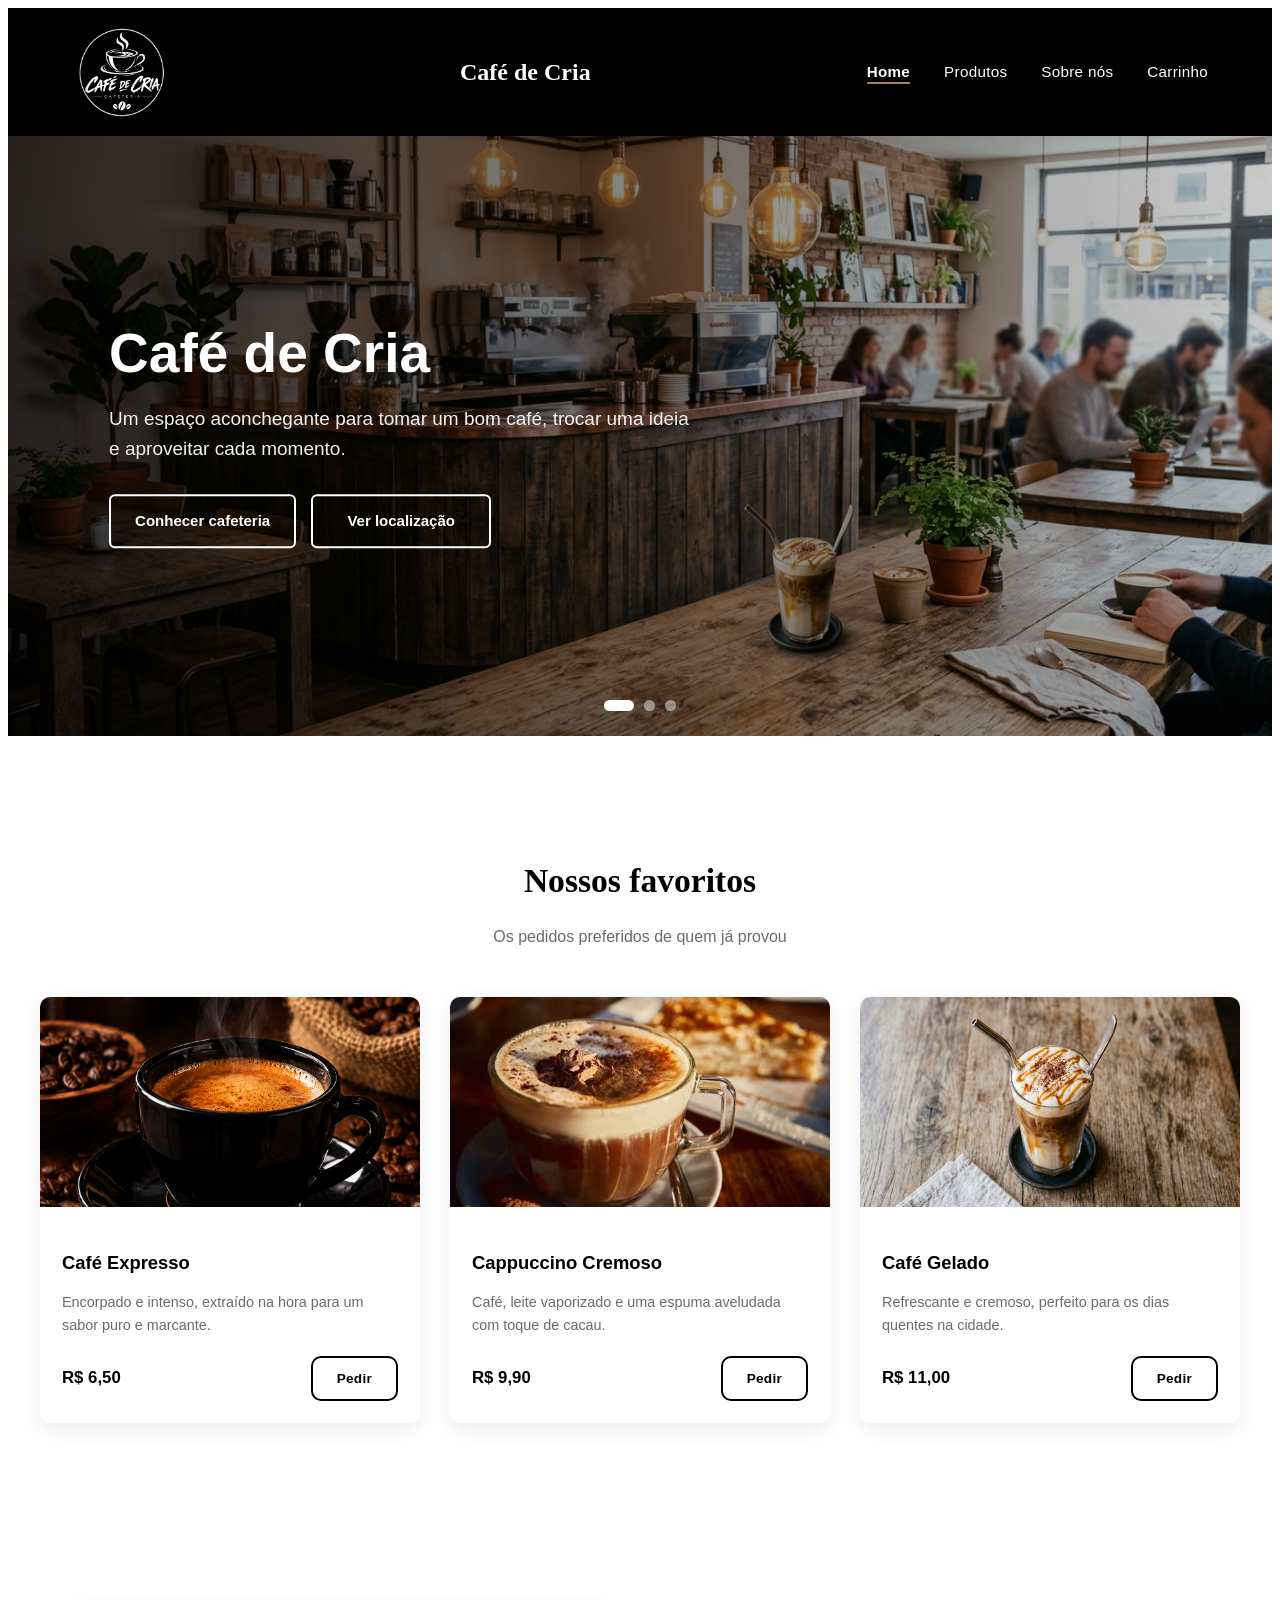
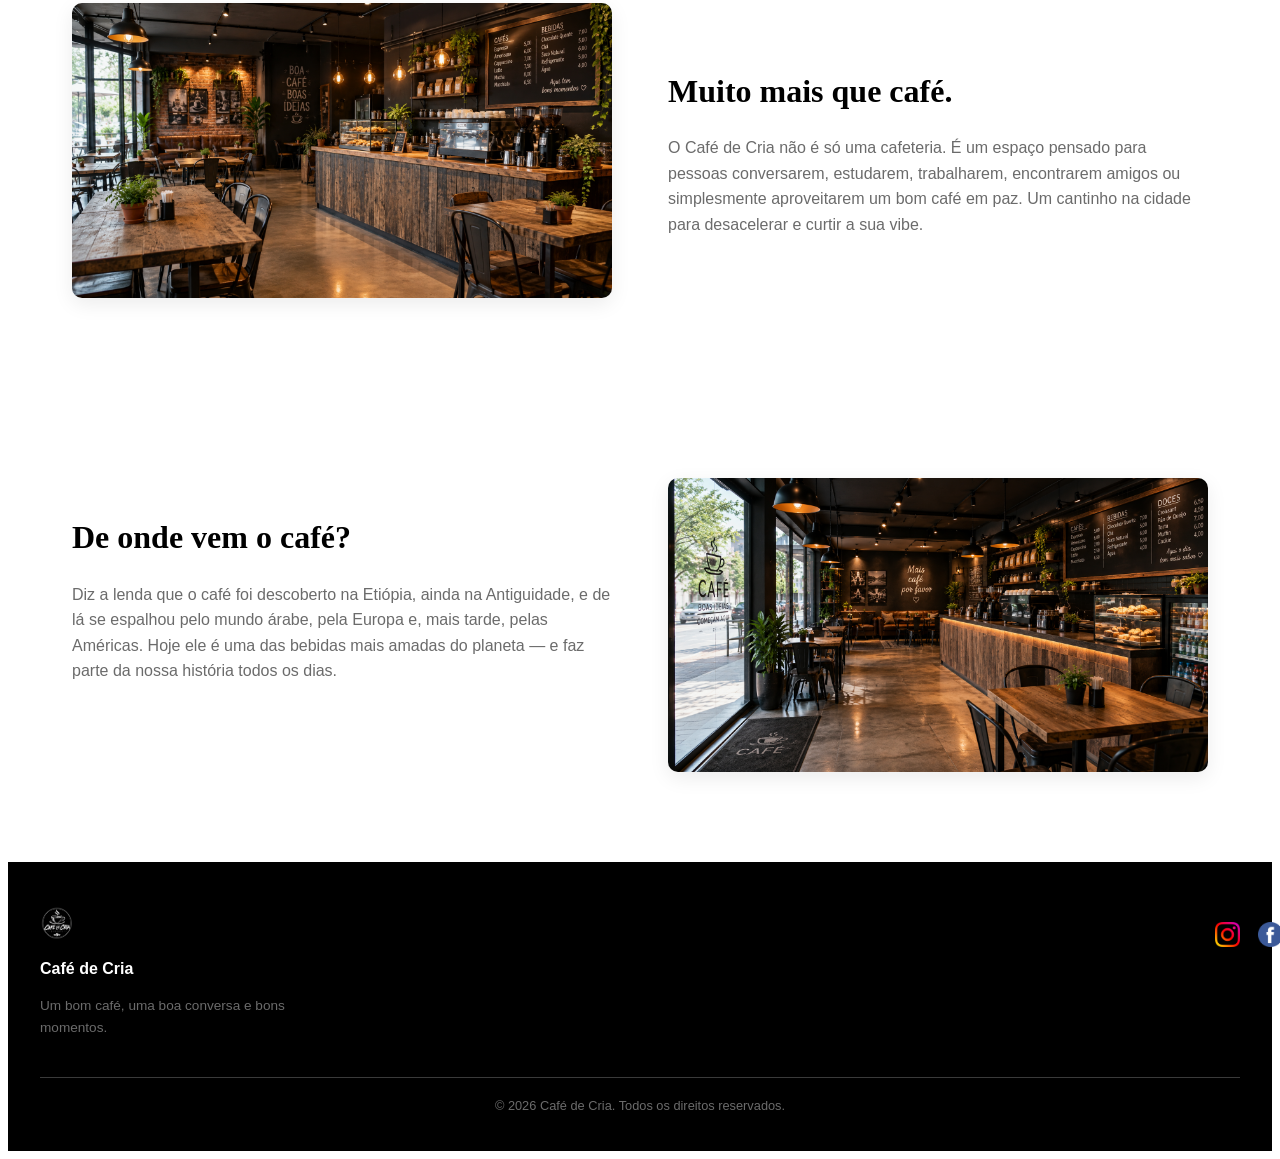
<file: src/main/resources/index.html>
<!-- Atualizado info4 !-->
<!DOCTYPE html>
<html lang="pt-BR">

<head>
  <meta charset="UTF-8">
  <meta name="viewport" content="width=device-width, initial-scale=1.0">
  <title>Café de Cria | O café que combina com sua vibe</title>
  <link rel="stylesheet" href="static/css/style.css">
</head>

<body>

  <!--  HEADER  -->
  <header class="header">
    <div class="header-container">
      <a href="index.html" class="logo">
        <img src="static/img/logo.png" alt="Café de Cria">
      </a>
      <h2 class="site_title">Café de Cria</h2>

      <button class="menu-toggle" id="menuToggle" aria-label="Abrir menu">
        <span></span>
        <span></span>
        <span></span>
      </button>

      <nav class="nav" id="nav">
        <ul class="nav-list">
          <li><a href="index.html" class="nav-link active">Home</a></li>
          <li><a href="produtos.html" class="nav-link">Produtos</a></li>
          <li><a href="sobre.html" class="nav-link">Sobre nós</a></li>
          <li><a href="carrinho.html" class="nav-link">Carrinho</a></li>
        </ul>
      </nav>
    </div>
  </header>

  <main>

    <!--  HERO  -->
    <section class="hero-carousel">

      <div class="carousel-container">

        <!-- SLIDE 1 -->
        <div class="carousel-slide active">
          <img src="static/img/cafeteria.png" alt="Interior da cafeteria" class="carousel-image">

          <div class="carousel-overlay"></div>

          <div class="carousel-content">
            <h1>Café de Cria</h1>
            <p>
              Um espaço aconchegante para tomar um bom café,
              trocar uma ideia e aproveitar cada momento.
            </p>

            <div class="carousel-buttons">
              <a href="sobre.html" class="btn-carousel btn-carousel-primary">
                Conhecer cafeteria
              </a>

              <a href="https://www.google.com/maps" target="_blank" class="btn-carousel btn-carousel-outline">
                Ver localização
              </a>
            </div>
          </div>
        </div>

        <!-- SLIDE 2 -->
        <div class="carousel-slide">
          <img src="static/img/cafeteria2.png" alt="Café especial" class="carousel-image">

          <div class="carousel-overlay"></div>

          <div class="carousel-content">
            <h1>Um café feito para você</h1>
            <p>
              Grãos selecionados e preparados com cuidado
              para deixar seu momento ainda melhor.
            </p>

            <div class="carousel-buttons">
              <a href="sobre.html" class="btn-carousel btn-carousel-primary">
                Conhecer cafeteria
              </a>

              <a href="https://www.google.com/maps" target="_blank" class="btn-carousel btn-carousel-outline">
                Ver localização
              </a>
            </div>
          </div>
        </div>

        <!-- SLIDE 3 -->
        <div class="carousel-slide">
          <img src="static/img/cafeteria3.png" alt="Cappuccino do Café de Cria" class="carousel-image">

          <div class="carousel-overlay"></div>

          <div class="carousel-content">
            <h1>Sua vibe. Seu café.</h1>
            <p>
              Um ambiente pensado para conversar, estudar,
              trabalhar ou simplesmente relaxar.
            </p>

            <div class="carousel-buttons">
              <a href="sobre.html" class="btn-carousel btn-carousel-primary">
                Conhecer cafeteria
              </a>

              <a href="https://www.google.com/maps" target="_blank" class="btn-carousel btn-carousel-outline">
                Ver localização
              </a>
            </div>
          </div>
        </div>

        <!-- BOTÃO ANTERIOR -->
        <button class="carousel-control carousel-prev" id="carouselPrev" aria-label="Slide anterior">
          &#10094;
        </button>

        <!-- BOTÃO PRÓXIMO -->
        <button class="carousel-control carousel-next" id="carouselNext" aria-label="Próximo slide">
          &#10095;
        </button>

        <!-- INDICADORES -->
        <div class="carousel-indicators">
          <button class="carousel-indicator active" data-slide="0" aria-label="Ir para slide 1"></button>
          <button class="carousel-indicator" data-slide="1" aria-label="Ir para slide 2"></button>
          <button class="carousel-indicator" data-slide="2" aria-label="Ir para slide 3"></button>
        </div>

      </div>

    </section>



    <!--  DESTAQUES  -->
    <section class="destaques">
      <h2 class="section-title">Nossos favoritos</h2>
      <p class="section-subtitle">Os pedidos preferidos de quem já provou</p>

      <div class="cards-container">

        <article class="card">
          <div class="card-image">
            <img src="static/img/cafe1.png" alt="Café Expresso">
          </div>
          <div class="card-body">
            <h3 class="card-title">Café Expresso</h3>
            <p class="card-description">Encorpado e intenso, extraído na hora para um sabor puro e marcante.</p>
            <div class="card-footer">
              <span class="card-price">R$ 6,50</span>
              <a href="produtos.html" class="btn btn-card">Pedir</a>
            </div>
          </div>
        </article>

        <article class="card">
          <div class="card-image">
            <img src="static/img/cafe2.png" alt="Cappuccino Cremoso">
          </div>
          <div class="card-body">
            <h3 class="card-title">Cappuccino Cremoso</h3>
            <p class="card-description">Café, leite vaporizado e uma espuma aveludada com toque de cacau.</p>
            <div class="card-footer">
              <span class="card-price">R$ 9,90</span>
              <a href="produtos.html" class="btn btn-card">Pedir</a>
            </div>
          </div>
        </article>

        <article class="card">
          <div class="card-image">
            <img src="static/img/cafe3.png" alt="Café Gelado">
          </div>
          <div class="card-body">
            <h3 class="card-title">Café Gelado</h3>
            <p class="card-description">Refrescante e cremoso, perfeito para os dias quentes na cidade.</p>
            <div class="card-footer">
              <span class="card-price">R$ 11,00</span>
              <a href="produtos.html" class="btn btn-card">Pedir</a>
            </div>
          </div>
        </article>

      </div>
    </section>

    
    <!--  EXPERIÊNCIA  -->
    <section class="experiencia">
      <div class="experiencia-imagem">
        <img src="static/img/cafeteria2.png" alt="Ambiente do Café de Cria">
      </div>
      <div class="experiencia-conteudo">
        <h2 class="section-title-left">Muito mais que café.</h2>
        <p class="experiencia-text">
          O Café de Cria não é só uma cafeteria. É um espaço pensado para pessoas
          conversarem, estudarem, trabalharem, encontrarem amigos ou simplesmente
          aproveitarem um bom café em paz. Um cantinho na cidade para desacelerar
          e curtir a sua vibe.
        </p>
      </div>
    </section>


    <!--  HISTÓRIA DO CAFÉ (INTRO)  -->
    <section class="historia-intro">
      <div class="historia-intro-imagem">
        <img src="static/img/cafeteria3.png" alt="Grãos de café">
      </div>
      <div class="historia-intro-conteudo">
        <h2 class="section-title-left">De onde vem o café?</h2>
        <p class="historia-intro-text">
          Diz a lenda que o café foi descoberto na Etiópia, ainda na Antiguidade,
          e de lá se espalhou pelo mundo árabe, pela Europa e, mais tarde, pelas
          Américas. Hoje ele é uma das bebidas mais amadas do planeta — e faz
          parte da nossa história todos os dias.
        </p>
        <a href="sobre.html" class="btn btn-outline">Conheça a história completa</a>
      </div>
    </section>

  </main>

  <!--  FOOTER  -->
  <footer class="footer">
    <div class="footer-container">
      <div class="footer-brand">
        <img src="static/img/logo.png" alt="Café de Cria" class="footer-logo">
        <p class="footer-name">Café de Cria</p>
        <p class="footer-slogan">Um bom café, uma boa conversa e bons momentos.</p>
      </div>

      <ul class="footer-links">
        <img src="static/img/instagram.png" alt="Instagram" class="footer-icon">
        <img src="static/img/facebook.png" alt="Facebook" class="footer-icon">
        <img src="static/img/whatsapp.png" alt="WhatsApp" class="footer-icon">
      </ul>
    </div>

    <p class="footer-copy">&copy; 2026 Café de Cria. Todos os direitos reservados.</p>
  </footer>

  <script src="static/js/script.js"></script>
</body>

</html>
</file>
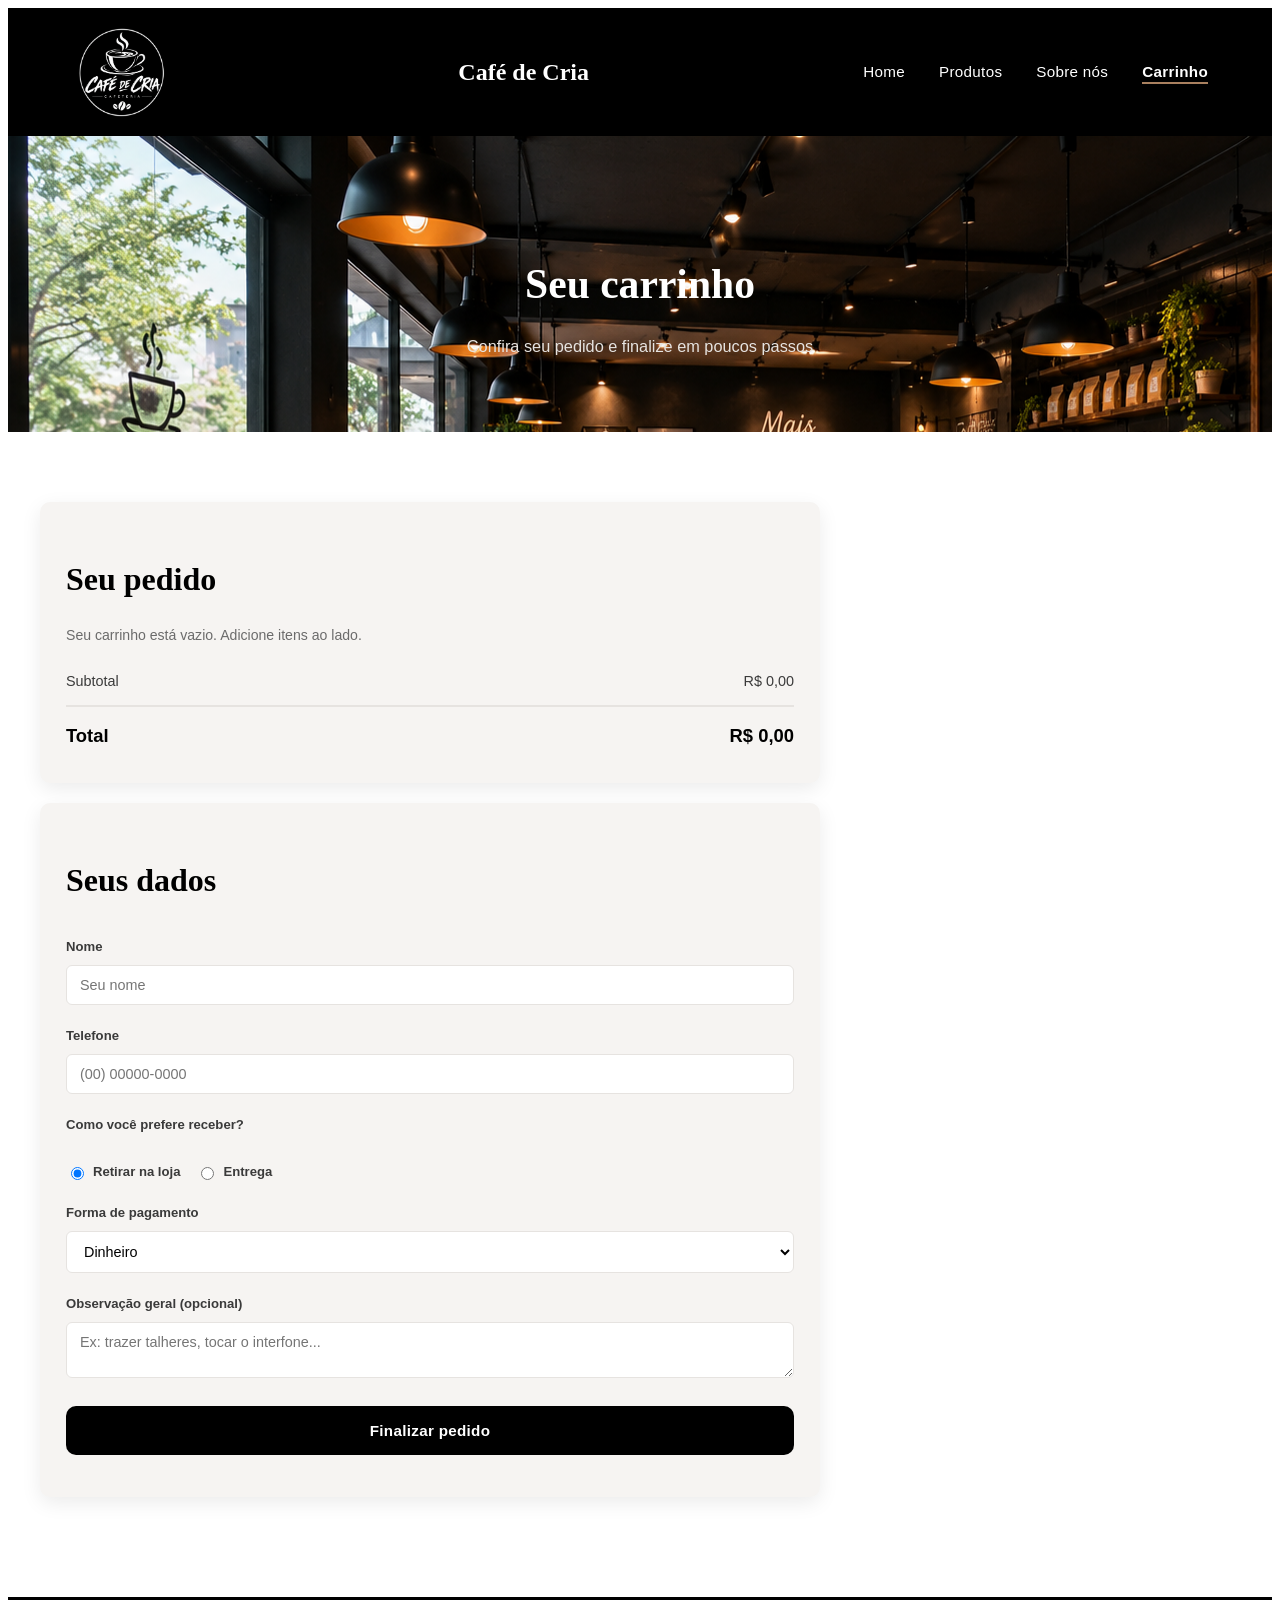
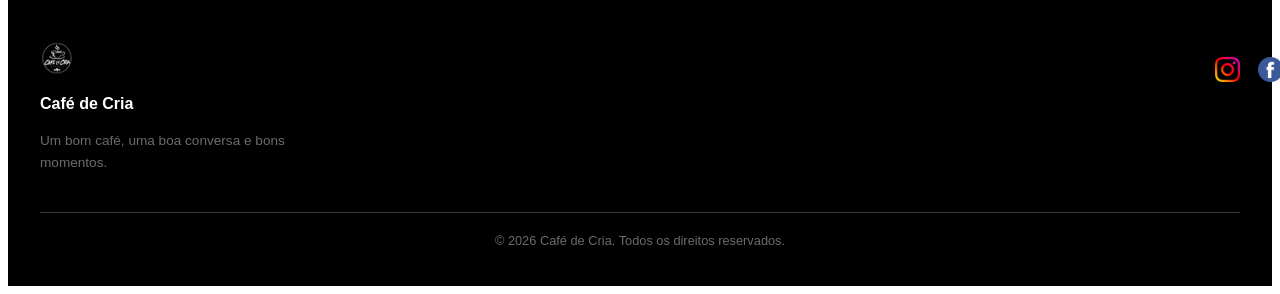
<file: src/main/resources/carrinho.html>
<!DOCTYPE html>
<html lang="pt-BR">
<head>
  <meta charset="UTF-8">
  <meta name="viewport" content="width=device-width, initial-scale=1.0">
  <title>Carrinho | Café de Cria</title>
  <link rel="stylesheet" href="static/css/style.css">
</head>
<body>

  <!-- HEADER -->
  <header class="header">
    <div class="header-container">
      <a href="index.html" class="logo">
        <img src="static/img/logo.png" alt="Café de Cria">
      </a>

      <h2 class="site_title">Café de Cria</h2>

      <button class="menu-toggle" id="menuToggle" aria-label="Abrir menu">
        <span></span>
        <span></span>
        <span></span>
      </button>

      <nav class="nav" id="nav">
        <ul class="nav-list">
          <li><a href="index.html" class="nav-link">Home</a></li>
          <li><a href="produtos.html" class="nav-link">Produtos</a></li>
          <li><a href="sobre.html" class="nav-link">Sobre nós</a></li>
          <li><a href="carrinho.html" class="nav-link active">Carrinho</a></li>
        </ul>
      </nav>
    </div>
  </header>

  <main>

    <!-- CABEÇALHO DA PÁGINA -->
    <section
      class="page-header"
      style="background-image: url('static/img/cafeteria3.png');"
    >
      <h1 class="page-title">Seu carrinho</h1>
      <p class="page-subtitle">
        Confira seu pedido e finalize em poucos passos
      </p>
    </section>

    <!-- CARRINHO -->
    <section class="pedidos-layout carrinho-pagina">

      <!-- CARRINHO -->
      <aside class="pedidos-resumo">

        <div class="resumo-box">
          <h2 class="section-title-left">Seu pedido</h2>

          <ul id="listaPedido" class="lista-pedido">
            <li class="pedido-vazio">
              Seu carrinho está vazio.
            </li>
          </ul>

          <div class="resumo-linha">
            <span>Subtotal</span>
            <span id="subtotalPedido">R$ 0,00</span>
          </div>

          <div class="resumo-linha" id="linhaTaxa">
            <span>Taxa de entrega</span>
            <span id="taxaEntrega">R$ 0,00</span>
          </div>

          <div class="resumo-linha resumo-total">
            <span>Total</span>
            <span id="totalPedido">R$ 0,00</span>
          </div>
        </div>

        <div class="cliente-box">
          <h2 class="section-title-left">Seus dados</h2>

          <form id="formCliente" class="cliente-form">

            <label for="nomeCliente">Nome</label>
            <input
              type="text"
              id="nomeCliente"
              placeholder="Seu nome"
              required
            >

            <label for="telefoneCliente">Telefone</label>
            <input
              type="tel"
              id="telefoneCliente"
              placeholder="(00) 00000-0000"
              required
            >

            <label>Como você prefere receber?</label>

            <div class="opcoes-entrega">
              <label class="opcao-radio">
                <input
                  type="radio"
                  name="tipoEntrega"
                  value="retirada"
                  checked
                >
                Retirar na loja
              </label>

              <label class="opcao-radio">
                <input
                  type="radio"
                  name="tipoEntrega"
                  value="entrega"
                >
                Entrega
              </label>
            </div>

            <div class="campo-endereco oculto" id="campoEndereco">
              <label for="enderecoCliente">
                Endereço de entrega
              </label>

              <input
                type="text"
                id="enderecoCliente"
                placeholder="Rua, número, bairro"
              >
            </div>

            <label for="pagamentoCliente">
              Forma de pagamento
            </label>

            <select id="pagamentoCliente">
              <option value="Dinheiro">Dinheiro</option>
              <option value="Cartão">Cartão</option>
              <option value="Pix">Pix</option>
            </select>

            <!-- PAGAMENTO COM CARTÃO -->
            <div id="opcoesCartao" class="opcoes-pagamento oculto">

              <label>Tipo de cartão</label>

              <div class="opcoes-entrega">
                <label class="opcao-radio">
                  <input
                    type="radio"
                    name="tipoCartao"
                    value="Débito"
                    checked
                  >
                  Débito
                </label>

                <label class="opcao-radio">
                  <input
                    type="radio"
                    name="tipoCartao"
                    value="Crédito"
                  >
                  Crédito
                </label>
              </div>

              <label for="numeroCartao">
                Número do cartão
              </label>

              <input
                type="text"
                id="numeroCartao"
                placeholder="0000 0000 0000 0000"
                inputmode="numeric"
                maxlength="19"
                autocomplete="cc-number"
              >

              <label for="nomeCartao">
                Nome no cartão
              </label>

              <input
                type="text"
                id="nomeCartao"
                placeholder="Nome como está no cartão"
                autocomplete="cc-name"
              >

              <div class="dados-cartao-linha">

                <div>
                  <label for="validadeCartao">
                    Validade
                  </label>

                  <input
                    type="text"
                    id="validadeCartao"
                    placeholder="MM/AA"
                    maxlength="5"
                    inputmode="numeric"
                    autocomplete="cc-exp"
                  >
                </div>

                <div>
                  <label for="cvvCartao">
                    CVV
                  </label>

                  <input
                    type="password"
                    id="cvvCartao"
                    placeholder="123"
                    maxlength="4"
                    inputmode="numeric"
                    autocomplete="cc-csc"
                  >
                </div>

              </div>

            </div>

            <!-- PAGAMENTO COM PIX -->
            <div id="opcoesPix" class="opcoes-pagamento oculto">

              <label>Pagamento via Pix</label>

              <div class="pix-box">

                <div id="pixQrCode" class="pix-qr-code"></div>

                <p class="pix-chave-titulo">
                  Chave Pix
                </p>

                <div class="pix-chave-container">

                  <span id="pixChave"></span>

                  <button
                    type="button"
                    id="copiarPix"
                    class="btn btn-card"
                  >
                    Copiar chave
                  </button>

                </div>

                <small>
                  Escaneie o QR Code ou copie a chave para realizar o pagamento.
                </small>

              </div>

            </div>

            <label for="observacaoGeral">
              Observação geral (opcional)
            </label>

            <textarea
              id="observacaoGeral"
              rows="2"
              placeholder="Ex: trazer talheres, tocar o interfone..."
            ></textarea>

            <button
              type="submit"
              class="btn btn-primary btn-finalizar"
            >
              Finalizar pedido
            </button>

          </form>

          <div id="mensagemPedido" class="mensagem-pedido"></div>

        </div>

      </aside>

    </section>

  </main>

  <!-- FOOTER -->
  <footer class="footer">

    <div class="footer-container">

      <div class="footer-brand">

        <img
          src="static/img/logo.png"
          alt="Café de Cria"
          class="footer-logo"
        >

        <p class="footer-name">
          Café de Cria
        </p>

        <p class="footer-slogan">
          Um bom café, uma boa conversa e bons momentos.
        </p>

      </div>

      <ul class="footer-links">
        <img
          src="static/img/instagram.png"
          alt="Instagram"
          class="footer-icon"
        >

        <img
          src="static/img/facebook.png"
          alt="Facebook"
          class="footer-icon"
        >

        <img
          src="static/img/whatsapp.png"
          alt="WhatsApp"
          class="footer-icon"
        >
      </ul>

    </div>

    <p class="footer-copy">
      &copy; 2026 Café de Cria. Todos os direitos reservados.
    </p>

  </footer>

  <script src="static/js/script.js"></script>

</body>
</html>
</file>
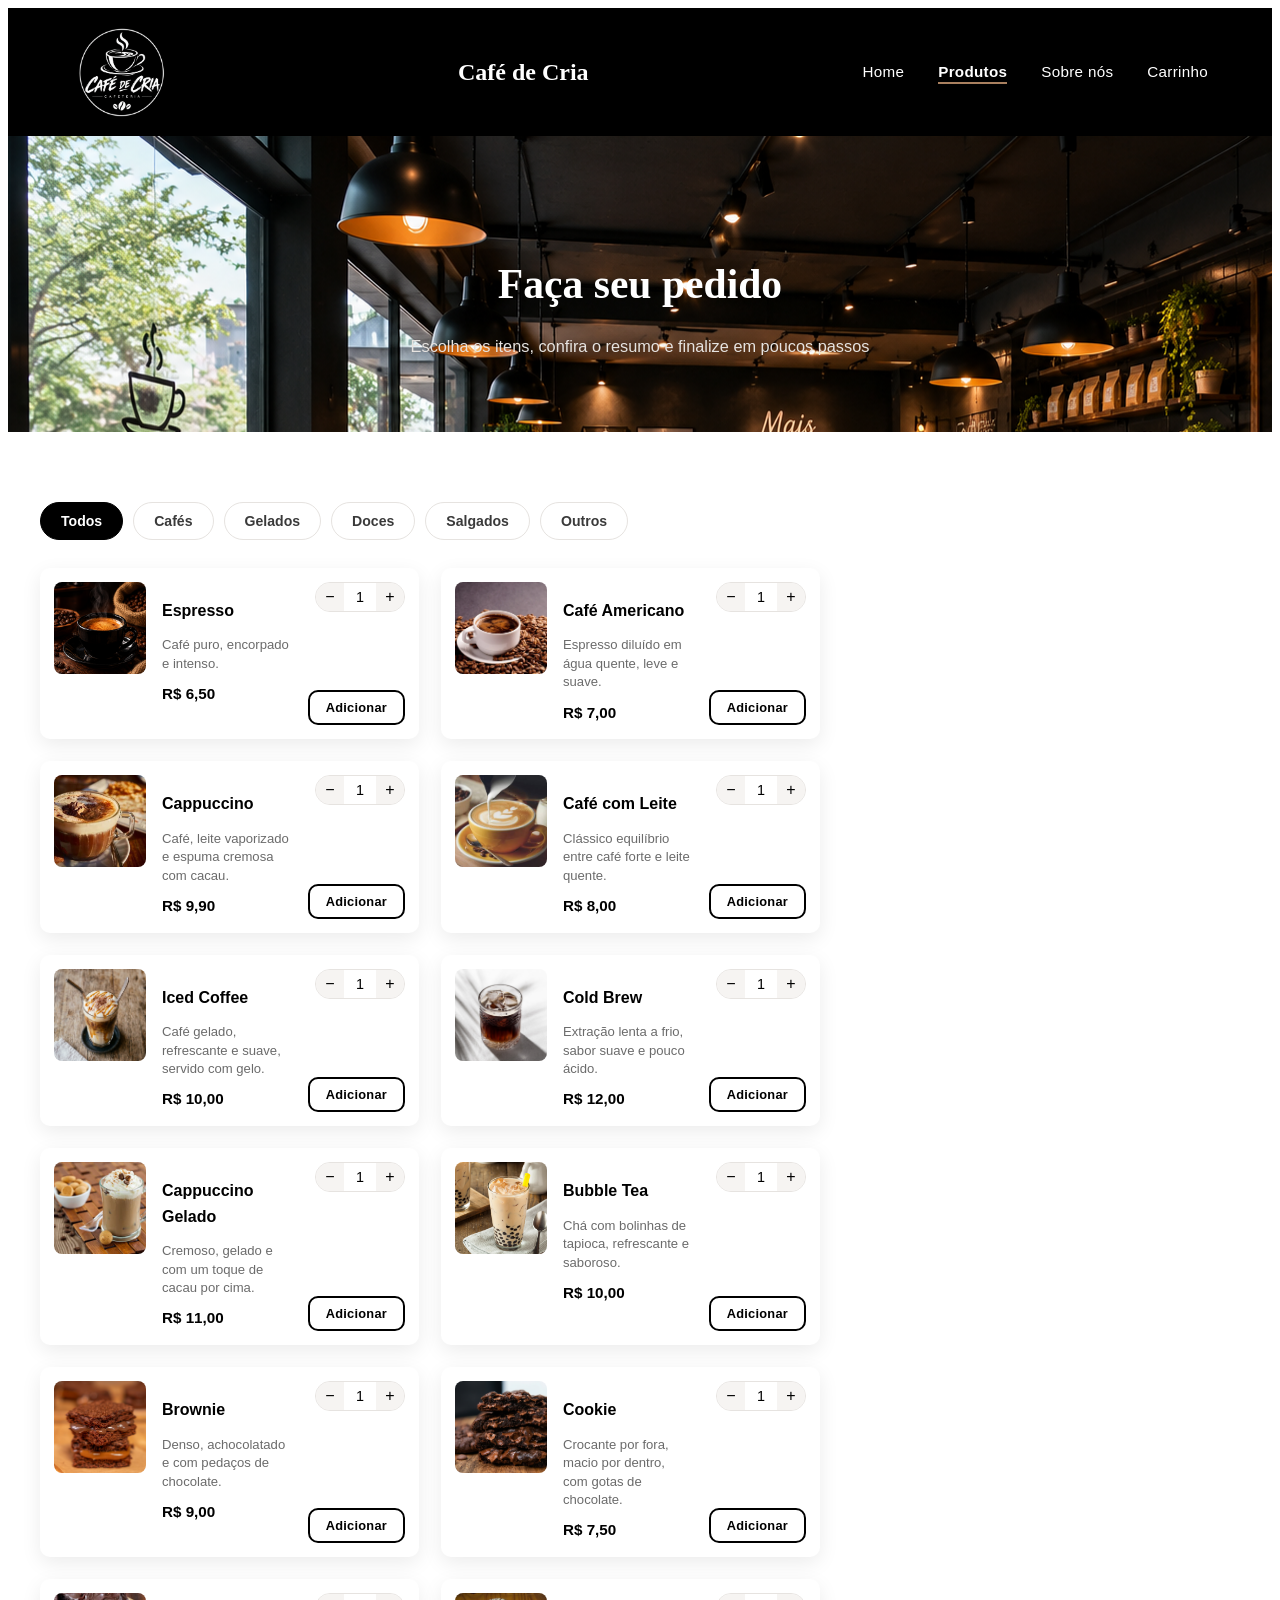
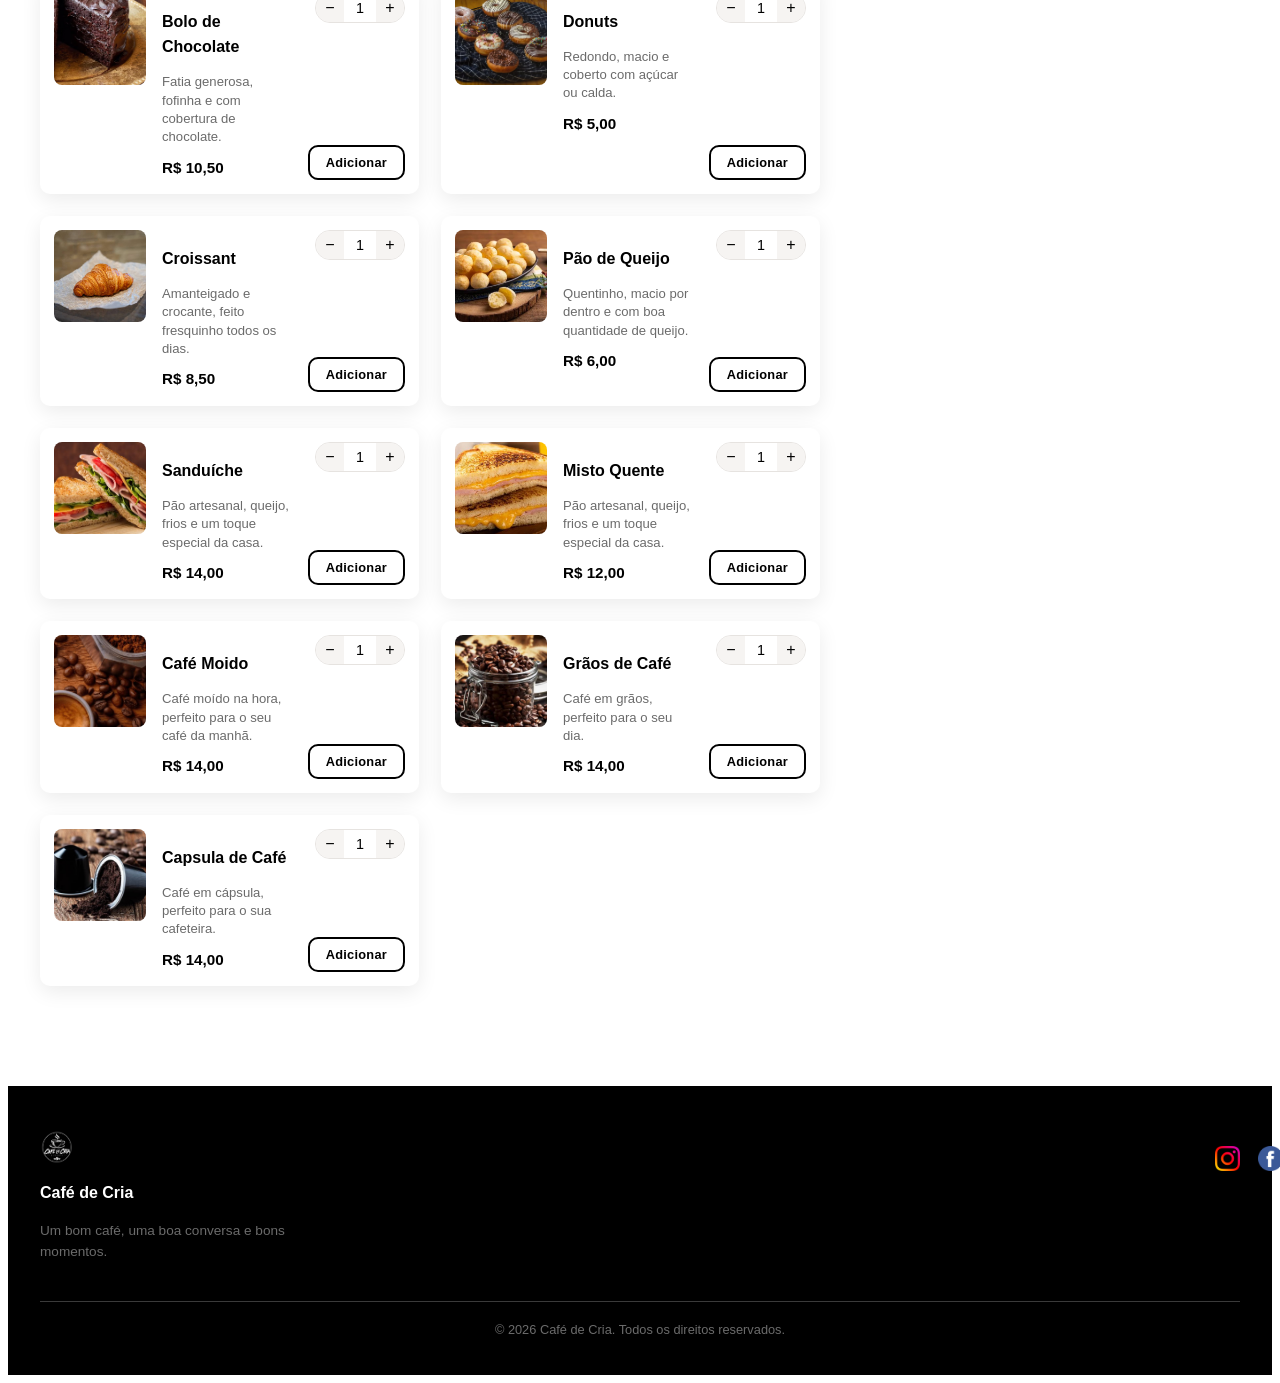
<file: src/main/resources/produtos.html>
<!DOCTYPE html>
<html lang="pt-BR">
<head>
  <meta charset="UTF-8">
  <meta name="viewport" content="width=device-width, initial-scale=1.0">
  <title>Produtos | Café de Cria</title>
  <link rel="stylesheet" href="static/css/style.css">
</head>
<body>

  <!--  HEADER  -->
  <header class="header">
    <div class="header-container">
      <a href="index.html" class="logo">
        <img src="static/img/logo.png" alt="Café de Cria">
      </a>
      <h2 class="site_title">Café de Cria</h2>

      <button class="menu-toggle" id="menuToggle" aria-label="Abrir menu">
        <span></span>
        <span></span>
        <span></span>
      </button>

      <nav class="nav" id="nav">
        <ul class="nav-list">
          <li><a href="index.html" class="nav-link">Home</a></li>
          <li><a href="produtos.html" class="nav-link active">Produtos</a></li>
          <li><a href="sobre.html" class="nav-link">Sobre nós</a></li>
          <li><a href="carrinho.html" class="nav-link">Carrinho</a></li>
        </ul>
      </nav>
    </div>
  </header>

  <main>

    <!--  CABEÇALHO DA PÁGINA  -->
    <section class="page-header" style="background-image: url('static/img/cafeteria3.png');">
      <h1 class="page-title">Faça seu pedido</h1>
      <p class="page-subtitle">Escolha os itens, confira o resumo e finalize em poucos passos</p>
    </section>

    <!--  LAYOUT PRINCIPAL  -->
    <section class="pedidos-layout">

      <!--  CATÁLOGO  -->
      <div class="pedidos-catalogo">

        <div class="categoria-tabs" id="categoriaTabs">
          <button class="tab-categoria ativo" data-categoria="todos">Todos</button>
          <button class="tab-categoria" data-categoria="cafes">Cafés</button>
          <button class="tab-categoria" data-categoria="gelados">Gelados</button>
          <button class="tab-categoria" data-categoria="doces">Doces</button>
          <button class="tab-categoria" data-categoria="salgados">Salgados</button>
          <button class="tab-categoria" data-categoria="Outros">Outros</button>
        </div>

        <div class="produtos-grid" id="produtosGrid">

          <!-- Cafés -->
          <article class="produto-card" data-categoria="cafes">
            <div class="produto-imagem"><img src="static/img/cafe1.png" alt="Espresso"></div>
            <div class="produto-info">
              <h3 class="produto-nome">Espresso</h3>
              <p class="produto-descricao">Café puro, encorpado e intenso.</p>
              <span class="produto-preco">R$ 6,50</span>
            </div>
            <div class="produto-acoes">
              <div class="qtd-stepper">
                <button type="button" class="qtd-btn qtd-menos">−</button>
                <input type="number" class="qtd-input" value="1" min="1">
                <button type="button" class="qtd-btn qtd-mais">+</button>
              </div>
              <button class="btn btn-card btn-add" data-nome="Espresso" data-preco="6.50" data-img="img/cafe1.jpg">Adicionar</button>
            </div>
          </article>

          <article class="produto-card" data-categoria="cafes">
            <div class="produto-imagem"><img src="static/img/cafe4.png" alt="Café Americano"></div>
            <div class="produto-info">
              <h3 class="produto-nome">Café Americano</h3>
              <p class="produto-descricao">Espresso diluído em água quente, leve e suave.</p>
              <span class="produto-preco">R$ 7,00</span>
            </div>
            <div class="produto-acoes">
              <div class="qtd-stepper">
                <button type="button" class="qtd-btn qtd-menos">−</button>
                <input type="number" class="qtd-input" value="1" min="1">
                <button type="button" class="qtd-btn qtd-mais">+</button>
              </div>
              <button class="btn btn-card btn-add" data-nome="Café Americano" data-preco="7.00" data-img="img/cafe1.jpg">Adicionar</button>
            </div>
          </article>

          <article class="produto-card" data-categoria="cafes">
            <div class="produto-imagem"><img src="static/img/cafe2.png" alt="Cappuccino"></div>
            <div class="produto-info">
              <h3 class="produto-nome">Cappuccino</h3>
              <p class="produto-descricao">Café, leite vaporizado e espuma cremosa com cacau.</p>
              <span class="produto-preco">R$ 9,90</span>
            </div>
            <div class="produto-acoes">
              <div class="qtd-stepper">
                <button type="button" class="qtd-btn qtd-menos">−</button>
                <input type="number" class="qtd-input" value="1" min="1">
                <button type="button" class="qtd-btn qtd-mais">+</button>
              </div>
              <button class="btn btn-card btn-add" data-nome="Cappuccino" data-preco="9.90" data-img="img/cafe2.jpg">Adicionar</button>
            </div>
          </article>

          <article class="produto-card" data-categoria="cafes">
            <div class="produto-imagem"><img src="static/img/cafe5.png" alt="Café com Leite"></div>
            <div class="produto-info">
              <h3 class="produto-nome">Café com Leite</h3>
              <p class="produto-descricao">Clássico equilíbrio entre café forte e leite quente.</p>
              <span class="produto-preco">R$ 8,00</span>
            </div>
            <div class="produto-acoes">
              <div class="qtd-stepper">
                <button type="button" class="qtd-btn qtd-menos">−</button>
                <input type="number" class="qtd-input" value="1" min="1">
                <button type="button" class="qtd-btn qtd-mais">+</button>
              </div>
              <button class="btn btn-card btn-add" data-nome="Café com Leite" data-preco="8.00" data-img="img/cafe2.jpg">Adicionar</button>
            </div>
          </article>

          <!-- Cafés Gelados -->
          <article class="produto-card" data-categoria="gelados">
            <div class="produto-imagem"><img src="static/img/cafe3.png" alt="Iced Coffee"></div>
            <div class="produto-info">
              <h3 class="produto-nome">Iced Coffee</h3>
              <p class="produto-descricao">Café gelado, refrescante e suave, servido com gelo.</p>
              <span class="produto-preco">R$ 10,00</span>
            </div>
            <div class="produto-acoes">
              <div class="qtd-stepper">
                <button type="button" class="qtd-btn qtd-menos">−</button>
                <input type="number" class="qtd-input" value="1" min="1">
                <button type="button" class="qtd-btn qtd-mais">+</button>
              </div>
              <button class="btn btn-card btn-add" data-nome="Iced Coffee" data-preco="10.00" data-img="img/cafe3.jpg">Adicionar</button>
            </div>
          </article>

          <article class="produto-card" data-categoria="gelados">
            <div class="produto-imagem"><img src="static/img/cafe6.png" alt="Cold Brew"></div>
            <div class="produto-info">
              <h3 class="produto-nome">Cold Brew</h3>
              <p class="produto-descricao">Extração lenta a frio, sabor suave e pouco ácido.</p>
              <span class="produto-preco">R$ 12,00</span>
            </div>
            <div class="produto-acoes">
              <div class="qtd-stepper">
                <button type="button" class="qtd-btn qtd-menos">−</button>
                <input type="number" class="qtd-input" value="1" min="1">
                <button type="button" class="qtd-btn qtd-mais">+</button>
              </div>
              <button class="btn btn-card btn-add" data-nome="Cold Brew" data-preco="12.00" data-img="img/cafe3.jpg">Adicionar</button>
            </div>
          </article>

          <article class="produto-card" data-categoria="gelados">
            <div class="produto-imagem"><img src="static/img/cafe7.png" alt="Cappuccino Gelado"></div>
            <div class="produto-info">
              <h3 class="produto-nome">Cappuccino Gelado</h3>
              <p class="produto-descricao">Cremoso, gelado e com um toque de cacau por cima.</p>
              <span class="produto-preco">R$ 11,00</span>
            </div>
            <div class="produto-acoes">
              <div class="qtd-stepper">
                <button type="button" class="qtd-btn qtd-menos">−</button>
                <input type="number" class="qtd-input" value="1" min="1">
                <button type="button" class="qtd-btn qtd-mais">+</button>
              </div>
              <button class="btn btn-card btn-add" data-nome="Cappuccino Gelado" data-preco="11.00" data-img="img/cafe3.jpg">Adicionar</button>
            </div>
          </article>

          <article class="produto-card" data-categoria="gelados">
            <div class="produto-imagem"><img src="static/img/bubble.png" alt="Bubble Tea"></div>
            <div class="produto-info">
              <h3 class="produto-nome">Bubble Tea</h3>
              <p class="produto-descricao">Chá com bolinhas de tapioca, refrescante e saboroso.</p>
              <span class="produto-preco">R$ 10,00</span>
            </div>
            <div class="produto-acoes">
              <div class="qtd-stepper">
                <button type="button" class="qtd-btn qtd-menos">−</button>
                <input type="number" class="qtd-input" value="1" min="1">
                <button type="button" class="qtd-btn qtd-mais">+</button>
              </div>
              <button class="btn btn-card btn-add" data-nome="Bubble Tea" data-preco="10.00" data-img="img/cafe7.png">Adicionar</button>
            </div>
          </article>

          <!-- Doces -->
          <article class="produto-card" data-categoria="doces">
            <div class="produto-imagem"><img src="static/img/brownie.png" alt="Brownie"></div>
            <div class="produto-info">
              <h3 class="produto-nome">Brownie</h3>
              <p class="produto-descricao">Denso, achocolatado e com pedaços de chocolate.</p>
              <span class="produto-preco">R$ 9,00</span>
            </div>
            <div class="produto-acoes">
              <div class="qtd-stepper">
                <button type="button" class="qtd-btn qtd-menos">−</button>
                <input type="number" class="qtd-input" value="1" min="1">
                <button type="button" class="qtd-btn qtd-mais">+</button>
              </div>
              <button class="btn btn-card btn-add" data-nome="Brownie" data-preco="9.00" data-img="img/cafe1.jpg">Adicionar</button>
            </div>
          </article>

          <article class="produto-card" data-categoria="doces">
            <div class="produto-imagem"><img src="static/img/cookie.png" alt="Cookie"></div>
            <div class="produto-info">
              <h3 class="produto-nome">Cookie</h3>
              <p class="produto-descricao">Crocante por fora, macio por dentro, com gotas de chocolate.</p>
              <span class="produto-preco">R$ 7,50</span>
            </div>
            <div class="produto-acoes">
              <div class="qtd-stepper">
                <button type="button" class="qtd-btn qtd-menos">−</button>
                <input type="number" class="qtd-input" value="1" min="1">
                <button type="button" class="qtd-btn qtd-mais">+</button>
              </div>
              <button class="btn btn-card btn-add" data-nome="Cookie" data-preco="7.50" data-img="img/cafe2.jpg">Adicionar</button>
            </div>
          </article>

          <article class="produto-card" data-categoria="doces">
            <div class="produto-imagem"><img src="static/img/bolo.png" alt="Bolo de Chocolate"></div>
            <div class="produto-info">
              <h3 class="produto-nome">Bolo de Chocolate</h3>
              <p class="produto-descricao">Fatia generosa, fofinha e com cobertura de chocolate.</p>
              <span class="produto-preco">R$ 10,50</span>
            </div>
            <div class="produto-acoes">
              <div class="qtd-stepper">
                <button type="button" class="qtd-btn qtd-menos">−</button>
                <input type="number" class="qtd-input" value="1" min="1">
                <button type="button" class="qtd-btn qtd-mais">+</button>
              </div>
              <button class="btn btn-card btn-add" data-nome="Bolo de Chocolate" data-preco="10.50" data-img="img/cafe3.jpg">Adicionar</button>
            </div>
          </article>

          <article class="produto-card" data-categoria="doces">
            <div class="produto-imagem"><img src="static/img/donuts.png" alt="Donuts"></div>
            <div class="produto-info">
              <h3 class="produto-nome">Donuts</h3>
              <p class="produto-descricao">Redondo, macio e coberto com açúcar ou calda.</p>
              <span class="produto-preco">R$ 5,00</span>
            </div>
            <div class="produto-acoes">
              <div class="qtd-stepper">
                <button type="button" class="qtd-btn qtd-menos">−</button>
                <input type="number" class="qtd-input" value="1" min="1">
                <button type="button" class="qtd-btn qtd-mais">+</button>
              </div>
              <button class="btn btn-card btn-add" data-nome="Donuts" data-preco="5.00" data-img="img/donuts.png">Adicionar</button>
            </div>
          </article>

          <!-- Salgados -->
          <article class="produto-card" data-categoria="salgados">
            <div class="produto-imagem"><img src="static/img/croi.png" alt="Croissant"></div>
            <div class="produto-info">
              <h3 class="produto-nome">Croissant</h3>
              <p class="produto-descricao">Amanteigado e crocante, feito fresquinho todos os dias.</p>
              <span class="produto-preco">R$ 8,50</span>
            </div>
            <div class="produto-acoes">
              <div class="qtd-stepper">
                <button type="button" class="qtd-btn qtd-menos">−</button>
                <input type="number" class="qtd-input" value="1" min="1">
                <button type="button" class="qtd-btn qtd-mais">+</button>
              </div>
              <button class="btn btn-card btn-add" data-nome="Croissant" data-preco="8.50" data-img="img/cafeteria.jpg">Adicionar</button>
            </div>
          </article>

          <article class="produto-card" data-categoria="salgados">
            <div class="produto-imagem"><img src="static/img/pao.png" alt="Pão de Queijo"></div>
            <div class="produto-info">
              <h3 class="produto-nome">Pão de Queijo</h3>
              <p class="produto-descricao">Quentinho, macio por dentro e com boa quantidade de queijo.</p>
              <span class="produto-preco">R$ 6,00</span>
            </div>
            <div class="produto-acoes">
              <div class="qtd-stepper">
                <button type="button" class="qtd-btn qtd-menos">−</button>
                <input type="number" class="qtd-input" value="1" min="1">
                <button type="button" class="qtd-btn qtd-mais">+</button>
              </div>
              <button class="btn btn-card btn-add" data-nome="Pão de Queijo" data-preco="6.00" data-img="img/cafeteria.jpg">Adicionar</button>
            </div>
          </article>

          <article class="produto-card" data-categoria="salgados">
            <div class="produto-imagem"><img src="static/img/sanduiche.png" alt="Sanduíche"></div>
            <div class="produto-info">
              <h3 class="produto-nome">Sanduíche</h3>
              <p class="produto-descricao">Pão artesanal, queijo, frios e um toque especial da casa.</p>
              <span class="produto-preco">R$ 14,00</span>
            </div>
            <div class="produto-acoes">
              <div class="qtd-stepper">
                <button type="button" class="qtd-btn qtd-menos">−</button>
                <input type="number" class="qtd-input" value="1" min="1">
                <button type="button" class="qtd-btn qtd-mais">+</button>
              </div>
              <button class="btn btn-card btn-add" data-nome="Sanduíche" data-preco="14.00" data-img="img/cafeteria.jpg">Adicionar</button>
            </div>
          </article>

          <article class="produto-card" data-categoria="salgados">
            <div class="produto-imagem"><img src="static/img/misto.png" alt="Misto Quente"></div>
            <div class="produto-info">
              <h3 class="produto-nome">Misto Quente</h3>
              <p class="produto-descricao">Pão artesanal, queijo, frios e um toque especial da casa.</p>
              <span class="produto-preco">R$ 12,00</span>
            </div>
            <div class="produto-acoes">
              <div class="qtd-stepper">
                <button type="button" class="qtd-btn qtd-menos">−</button>
                <input type="number" class="qtd-input" value="1" min="1">
                <button type="button" class="qtd-btn qtd-mais">+</button>
              </div>
              <button class="btn btn-card btn-add" data-nome="Misto Quente" data-preco="12.00" data-img="img/cafeteria.jpg">Adicionar</button>
            </div>
          </article>

          <!-- Vendas -->
           <article class="produto-card" data-categoria="Outros">
            <div class="produto-imagem"><img src="static/img/moido.png" alt="Café Moido"></div>
            <div class="produto-info">
              <h3 class="produto-nome">Café Moido</h3>
              <p class="produto-descricao">Café moído na hora, perfeito para o seu café da manhã.</p>
              <span class="produto-preco">R$ 14,00</span>
            </div>
            <div class="produto-acoes">
              <div class="qtd-stepper">
                <button type="button" class="qtd-btn qtd-menos">−</button>
                <input type="number" class="qtd-input" value="1" min="1">
                <button type="button" class="qtd-btn qtd-mais">+</button>
              </div>
              <button class="btn btn-card btn-add" data-nome="Café Moido" data-preco="14.00" data-img="img/cafeteria.jpg">Adicionar</button>
            </div>
          </article>

           <article class="produto-card" data-categoria="Outros">
            <div class="produto-imagem"><img src="static/img/graos2.png" alt="Grãos de Café"></div>
            <div class="produto-info">
              <h3 class="produto-nome">Grãos de Café</h3>
              <p class="produto-descricao">Café em grãos, perfeito para o seu dia.</p>
              <span class="produto-preco">R$ 14,00</span>
            </div>
            <div class="produto-acoes">
              <div class="qtd-stepper">
                <button type="button" class="qtd-btn qtd-menos">−</button>
                <input type="number" class="qtd-input" value="1" min="1">
                <button type="button" class="qtd-btn qtd-mais">+</button>
              </div>
              <button class="btn btn-card btn-add" data-nome="Grãos de Café" data-preco="14.00" data-img="img/cafeteria.jpg">Adicionar</button>
            </div>
          </article>
          

           <article class="produto-card" data-categoria="Outros">
            <div class="produto-imagem"><img src="static/img/capsula.png" alt="Capsula de Café"></div>
            <div class="produto-info">
              <h3 class="produto-nome">Capsula de Café</h3>
              <p class="produto-descricao">Café em cápsula, perfeito para o sua cafeteira.</p>
              <span class="produto-preco">R$ 14,00</span>
            </div>
            <div class="produto-acoes">
              <div class="qtd-stepper">
                <button type="button" class="qtd-btn qtd-menos">−</button>
                <input type="number" class="qtd-input" value="1" min="1">
                <button type="button" class="qtd-btn qtd-mais">+</button>
              </div>
              <button class="btn btn-card btn-add" data-nome="Capsula de Café" data-preco="14.00" data-img="img/cafeteria.jpg">Adicionar</button>
            </div>
          </article>

        </div>
      </div>



    </section>

  </main>

   <!--  FOOTER  -->
  <footer class="footer">
    <div class="footer-container">
      <div class="footer-brand">
        <img src="static/img/logo.png" alt="Café de Cria" class="footer-logo">
        <p class="footer-name">Café de Cria</p>
        <p class="footer-slogan">Um bom café, uma boa conversa e bons momentos.</p>
      </div>

      <ul class="footer-links">
        <img src="static/img/instagram.png" alt="Instagram" class="footer-icon">
        <img src="static/img/facebook.png" alt="Facebook" class="footer-icon">
        <img src="static/img/whatsapp.png" alt="WhatsApp" class="footer-icon">
      </ul>
    </div>

    <p class="footer-copy">&copy; 2026 Café de Cria. Todos os direitos reservados.</p>
  </footer>

  <script src="static/js/script.js"></script>
</body>
</html>
</file>
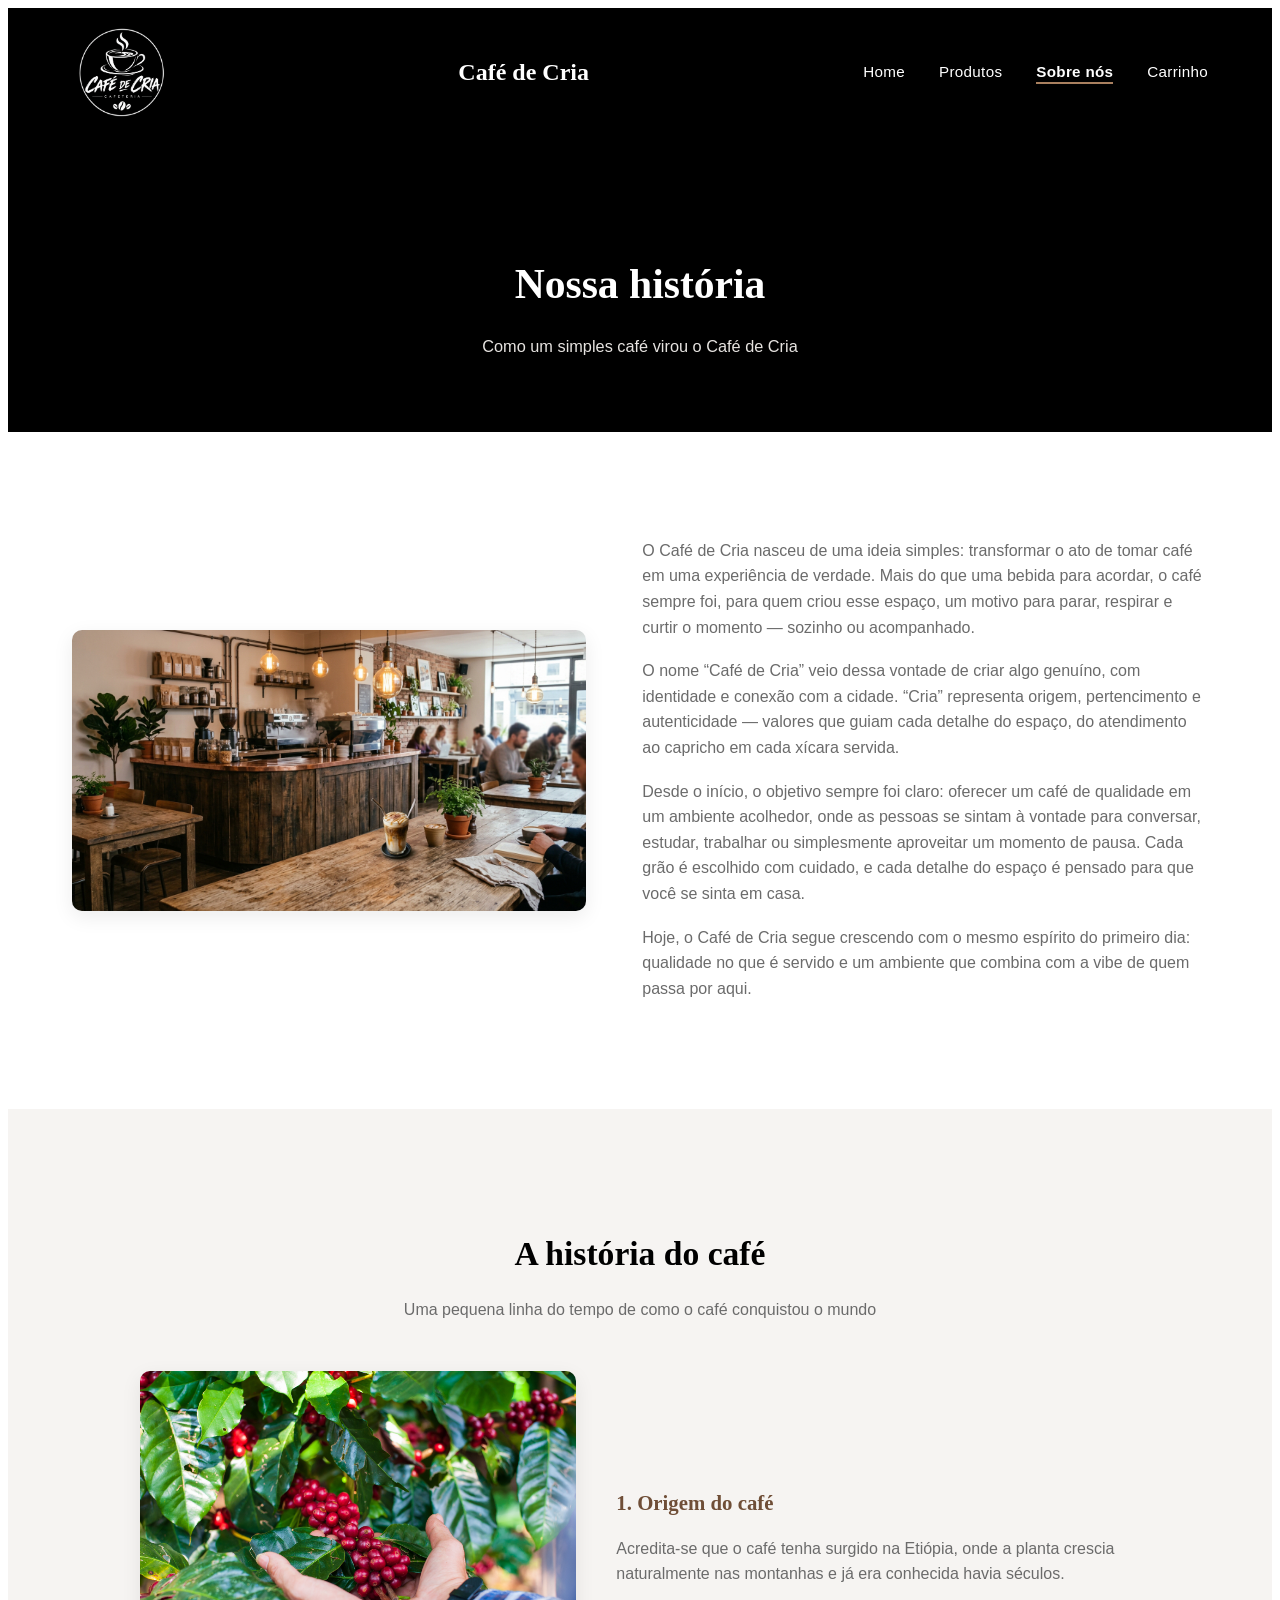
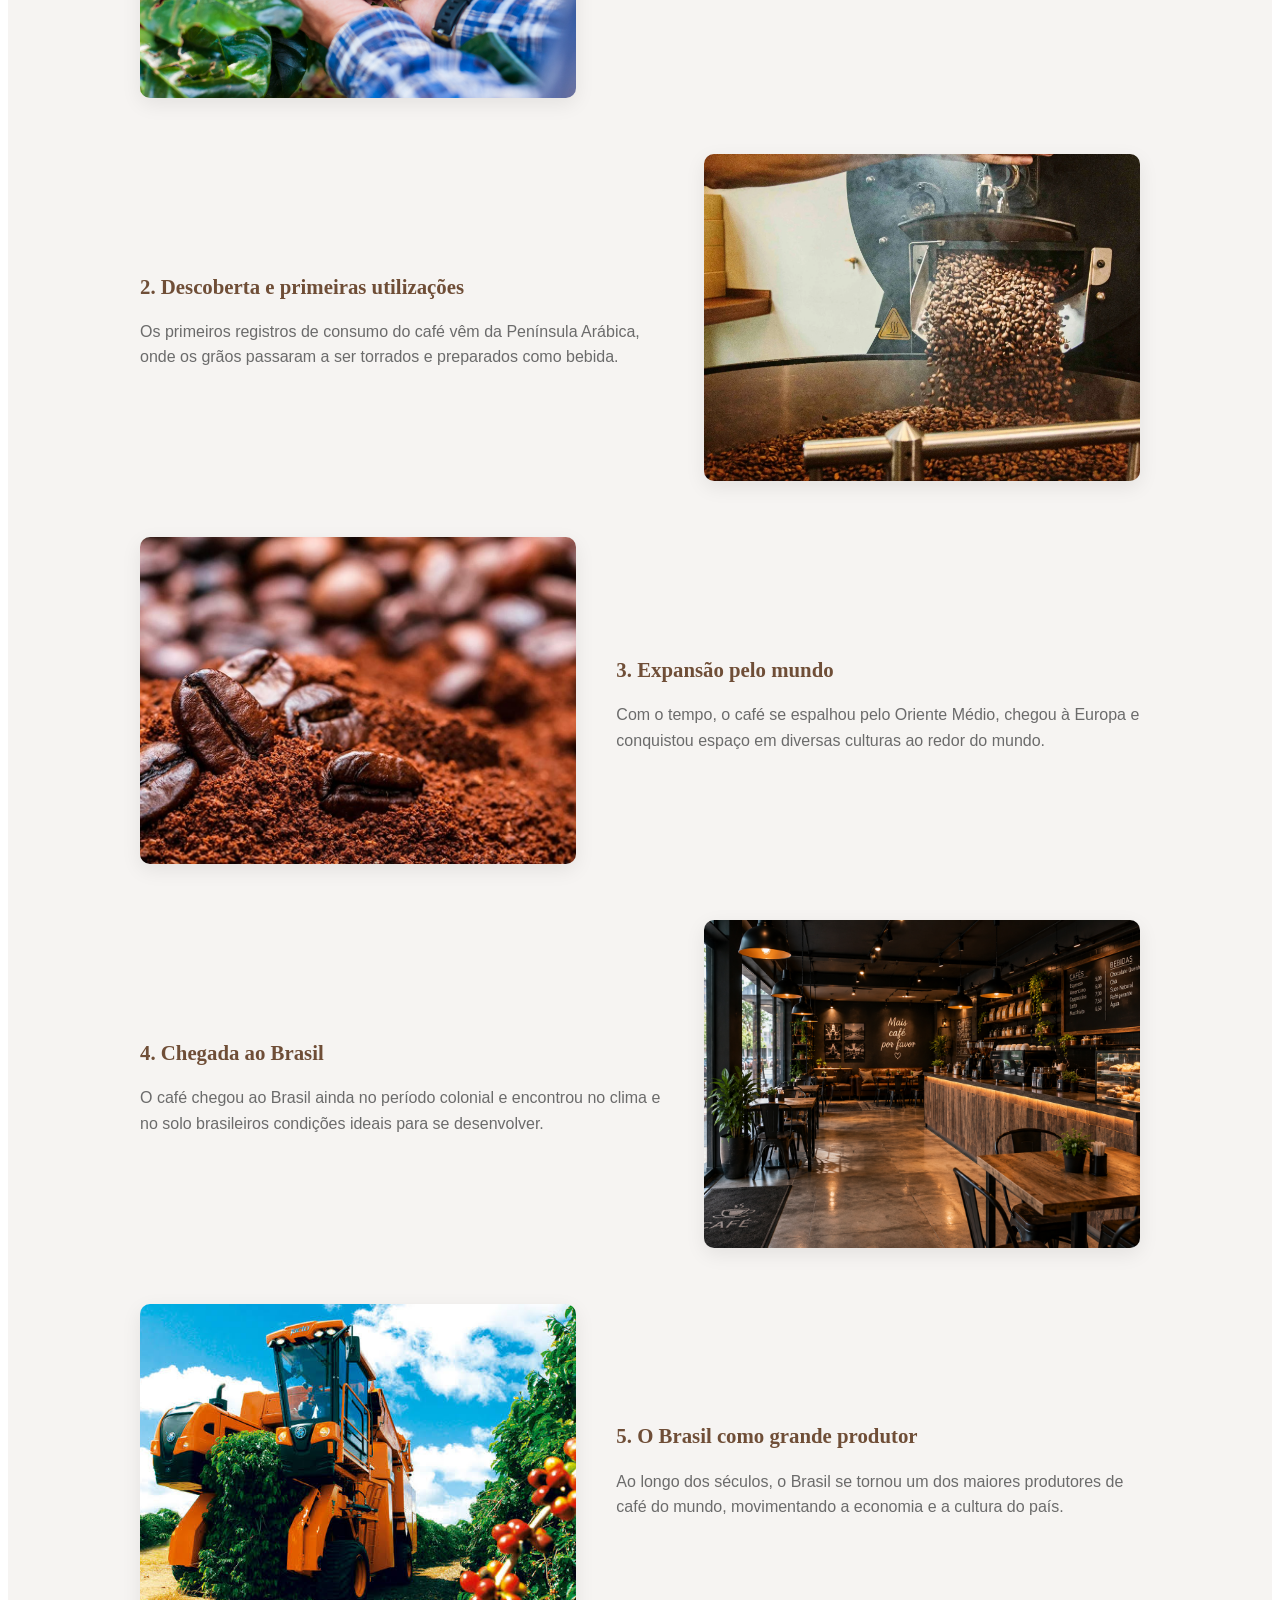
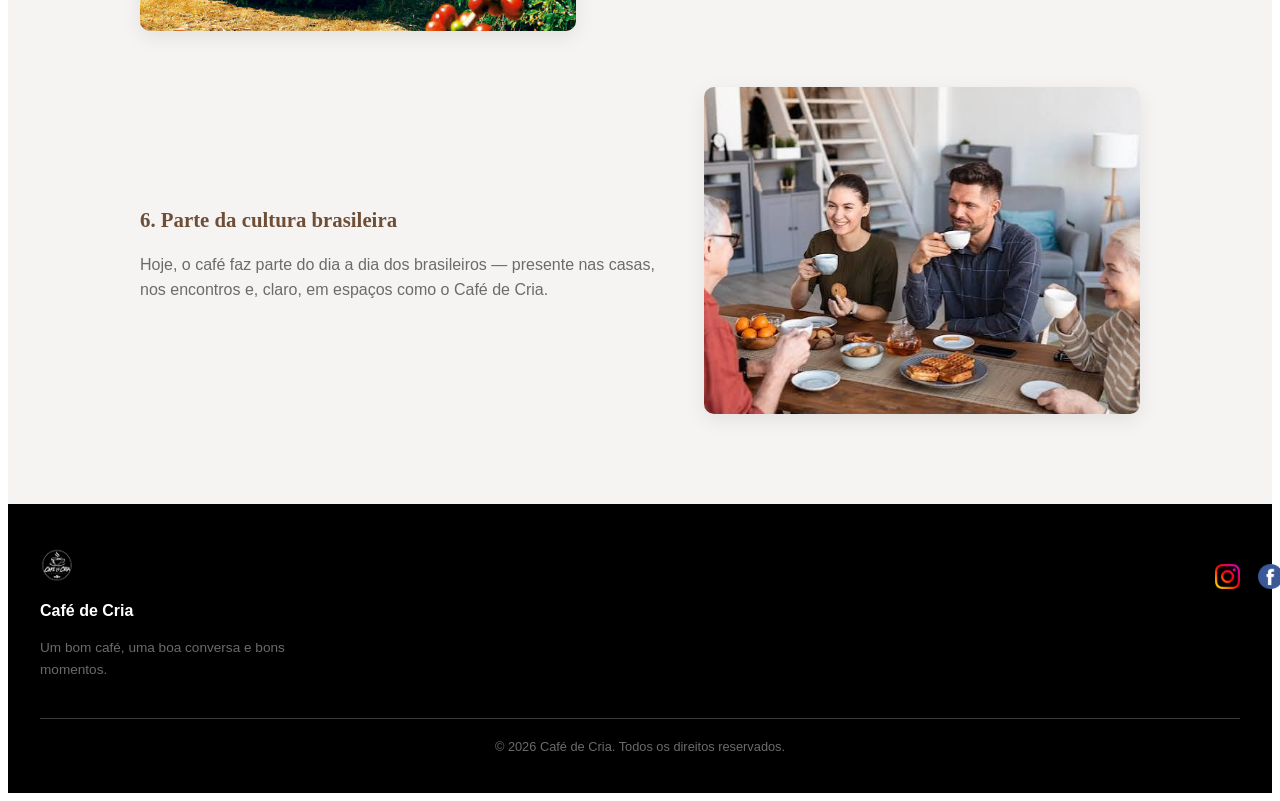
<file: src/main/resources/sobre.html>
<!DOCTYPE html>
<html lang="pt-BR">
<head>
  <meta charset="UTF-8">
  <meta name="viewport" content="width=device-width, initial-scale=1.0">
  <title>Sobre nós | Café de Cria</title>
  <link rel="stylesheet" href="static/css/style.css">
</head>
<body>

  <!--  HEADER  -->
  <header class="header">
    <div class="header-container">
      <a href="index.html" class="logo">
        <img src="static/img/logo.png" alt="Café de Cria">
      </a>
      <h2 class="site_title">Café de Cria</h2>

      <button class="menu-toggle" id="menuToggle" aria-label="Abrir menu">
        <span></span>
        <span></span>
        <span></span>
      </button>

      <nav class="nav" id="nav">
        <ul class="nav-list">
          <li><a href="index.html" class="nav-link">Home</a></li>
          <li><a href="produtos.html" class="nav-link">Produtos</a></li>
          <li><a href="sobre.html" class="nav-link active">Sobre nós</a></li>
          <li><a href="carrinho.html" class="nav-link">Carrinho</a></li>
        </ul>
      </nav>
    </div>
  </header>

  <main>

    <!--  CABEÇALHO DA PÁGINA  -->
    <section class="page-header">
      <h1 class="page-title">Nossa história</h1>
      <p class="page-subtitle">Como um simples café virou o Café de Cria</p>
    </section>


  <!--  NOSSA HISTÓRIA  -->
    <section class="sobre-historia">
      <div class="sobre-historia-imagem">
        <img src="static/img/cafeteria.png" alt="Ambiente do Café de Cria">
      </div>
      <div class="sobre-historia-texto">
        <p>
          O Café de Cria nasceu de uma ideia simples: transformar o ato de tomar
          café em uma experiência de verdade. Mais do que uma bebida para acordar,
          o café sempre foi, para quem criou esse espaço, um motivo para parar,
          respirar e curtir o momento — sozinho ou acompanhado.
        </p>
        <p>
          O nome “Café de Cria” veio dessa vontade de criar algo genuíno, com
          identidade e conexão com a cidade. “Cria” representa origem, pertencimento
          e autenticidade — valores que guiam cada detalhe do espaço, do atendimento
          ao capricho em cada xícara servida.
        </p>
        <p>
          Desde o início, o objetivo sempre foi claro: oferecer um café de qualidade
          em um ambiente acolhedor, onde as pessoas se sintam à vontade para
          conversar, estudar, trabalhar ou simplesmente aproveitar um momento de
          pausa. Cada grão é escolhido com cuidado, e cada detalhe do espaço é
          pensado para que você se sinta em casa.
        </p>
        <p>
          Hoje, o Café de Cria segue crescendo com o mesmo espírito do primeiro dia:
          qualidade no que é servido e um ambiente que combina com a vibe de quem
          passa por aqui.
        </p>
      </div>
    </section>


    <!--  A HISTÓRIA DO CAFÉ (LINHA DO TEMPO)  -->
    <section class="historia-cafe">
      <h2 class="section-title">A história do café</h2>
      <p class="section-subtitle">Uma pequena linha do tempo de como o café conquistou o mundo</p>

      <div class="linha-tempo">

        <div class="timeline-item">
          <div class="timeline-imagem">
            <img src="static/img/planta.png" alt="Planta de café">
          </div>
          <div class="timeline-conteudo">
            <h3>1. Origem do café</h3>
            <p>Acredita-se que o café tenha surgido na Etiópia, onde a planta crescia
              naturalmente nas montanhas e já era conhecida havia séculos.</p>
          </div>
        </div>

        <div class="timeline-item timeline-invertido">
          <div class="timeline-imagem">
            <img src="static/img/preparo.png" alt="preparo">
          </div>
          <div class="timeline-conteudo">
            <h3>2. Descoberta e primeiras utilizações</h3>
            <p>Os primeiros registros de consumo do café vêm da Península Arábica,
              onde os grãos passaram a ser torrados e preparados como bebida.</p>
          </div>
        </div>

        <div class="timeline-item">
          <div class="timeline-imagem">
            <img src="static/img/graos.png" alt="Grãos de café">
          </div>
          <div class="timeline-conteudo">
            <h3>3. Expansão pelo mundo</h3>
            <p>Com o tempo, o café se espalhou pelo Oriente Médio, chegou à Europa
              e conquistou espaço em diversas culturas ao redor do mundo.</p>
          </div>
        </div>

        <div class="timeline-item timeline-invertido">
          <div class="timeline-imagem">
            <img src="static/img/cafeteria3.png" alt="Cafeteria">
          </div>
          <div class="timeline-conteudo">
            <h3>4. Chegada ao Brasil</h3>
            <p>O café chegou ao Brasil ainda no período colonial e encontrou no
              clima e no solo brasileiros condições ideais para se desenvolver.</p>
          </div>
        </div>

        <div class="timeline-item">
          <div class="timeline-imagem">
            <img src="static/img/produçao.png" alt="Produção de café no Brasil">
          </div>
          <div class="timeline-conteudo">
            <h3>5. O Brasil como grande produtor</h3>
            <p>Ao longo dos séculos, o Brasil se tornou um dos maiores produtores
              de café do mundo, movimentando a economia e a cultura do país.</p>
          </div>
        </div>

        <div class="timeline-item timeline-invertido">
          <div class="timeline-imagem">
            <img src="static/img/familia.png" alt="Xícara de café">
          </div>
          <div class="timeline-conteudo">
            <h3>6. Parte da cultura brasileira</h3>
            <p>Hoje, o café faz parte do dia a dia dos brasileiros — presente nas
              casas, nos encontros e, claro, em espaços como o Café de Cria.</p>
          </div>
        </div>

      </div>
    </section>

  </main>

   <!--  FOOTER  -->
  <footer class="footer">
    <div class="footer-container">
      <div class="footer-brand">
        <img src="static/img/logo.png" alt="Café de Cria" class="footer-logo">
        <p class="footer-name">Café de Cria</p>
        <p class="footer-slogan">Um bom café, uma boa conversa e bons momentos.</p>
      </div>

      <ul class="footer-links">
        <img src="static/img/instagram.png" alt="Instagram" class="footer-icon">
        <img src="static/img/facebook.png" alt="Facebook" class="footer-icon">
        <img src="static/img/whatsapp.png" alt="WhatsApp" class="footer-icon">
      </ul>
    </div>

    <p class="footer-copy">&copy; 2026 Café de Cria. Todos os direitos reservados.</p>
  </footer>

  <script src="static/js/script.js"></script>
</body>
</html>
</file>
<file: src/main/resources/static/css/style.css>
/* Atualizado */

* {
  margin: 5;
  padding: 0;
  box-sizing: border-box;
}

:root {
  --preto: #000000;
  --preto-suave: #000000;
  --cinza-escuro: #3a3a3a;
  --cinza-medio: #6b6b6b;
  --cinza-claro: #e6e3e0;
  --cinza-fundo: #f6f4f2;
  --branco: #ffffff;
  --marrom: #6f4e37;
  --marrom-claro: #a9805f;

  --fonte-titulo: 'Georgia', 'Times New Roman', serif;
  --fonte-texto: 'Helvetica Neue', Arial, sans-serif;

  --raio: 10px;
  --sombra: 0 6px 20px rgba(0, 0, 0, 0.08);
  --sombra-hover: 0 16px 32px rgba(0, 0, 0, 0.14);
  --transicao: all 0.3s ease;
}

body {
  font-family: var(--fonte-texto);
  color: var(--preto);
  background-color: var(--branco);
  line-height: 1.6;
}

a { text-decoration: none; color: inherit; }
ul { list-style: none; }
img { max-width: 100%; display: block; }

.section-title {
  font-family: var(--fonte-titulo);
  font-size: 2.1rem;
  text-align: center;
  margin-bottom: 12px;
  color: var(--preto);
}

.section-subtitle {
  text-align: center;
  color: var(--cinza-medio);
  margin-bottom: 48px;
}

.section-title-left {
  font-family: var(--fonte-titulo);
  font-size: 2rem;
  margin-bottom: 18px;
  color: var(--preto);
}

/* ---------- BOTÕES ---------- */
.btn {
  display: inline-block;
  padding: 14px 32px;
  border: 2px solid transparent;
  border-radius: var(--raio);
  font-size: 0.95rem;
  font-weight: 600;
  letter-spacing: 0.02em;
  cursor: pointer;
  transition: var(--transicao);
  font-family: var(--fonte-texto);
}

.btn-primary {
  background-color: var(--preto);
  color: var(--branco);
}
.btn-primary:hover {
  background-color: var(--marrom);
  transform: translateY(-3px);
}

.btn-outline {
  background-color: transparent;
  color: var(--branco);
  border-color: var(--branco);
}
.btn-outline:hover {
  background-color: var(--branco);
  color: var(--preto);
  transform: translateY(-3px);
}

.btn-card {
  background-color: var(--branco);
  color: var(--preto);
  border-color: var(--preto);
  padding: 10px 24px;
  font-size: 0.85rem;
}
.btn-card:hover {
  background-color: var(--preto);
  color: var(--branco);
}

/* ---------- HEADER ---------- */
.header {
  position: sticky;
  top: 0;
  left: 0;
  width: 100%;
  background-color: var(--preto);
  z-index: 1000;
}

.header-container {
  max-width: 1200px;
  margin: 0 auto;
  padding: 14px 32px;
  display: flex;
  align-items: center;
  justify-content: space-between;
}

.logo img { height: 100px; }

.site_title {
  font-family: var(--fonte-titulo);
  color: var(--branco);
  font-size: 1.5rem;
  margin-left: 12px;
  
}

.nav-list {
  display: flex;
  gap: 34px;
}

.nav-link {
  color: var(--branco);
  font-size: 0.95rem;
  font-weight: 500;
  letter-spacing: 0.02em;
  position: relative;
  padding-bottom: 4px;
  transition: var(--transicao);
}

.nav-link::after {
  content: "";
  position: absolute;
  left: 0;
  bottom: 0;
  width: 0;
  height: 2px;
  background-color: var(--marrom-claro);
  transition: var(--transicao);
}

.nav-link:hover::after,
.nav-link.active::after { width: 100%; }
.nav-link.active { font-weight: 700; }

.menu-toggle {
  display: none;
  flex-direction: column;
  justify-content: space-between;
  width: 26px;
  height: 18px;
  background: transparent;
  border: none;
  cursor: pointer;
}
.menu-toggle span {
  display: block;
  height: 2px;
  width: 100%;
  background-color: var(--branco);
  border-radius: 2px;
}

/* ---------- HERO (HOME) ---------- */
.hero {
  position: relative;
  min-height: 90vh;
  display: flex;
  align-items: center;
  justify-content: center;
  text-align: center;
  background-size: cover;
  background-position: center;
  background-color: var(--preto-suave);
}

.hero-overlay {
  position: absolute;
  inset: 0;
  background: linear-gradient(180deg, rgba(18,18,18,0.55) 0%, rgba(18,18,18,0.78) 100%);
}

.hero-content {
  position: relative;
  z-index: 2;
  max-width: 680px;
  padding: 32px;
  color: var(--branco);
}

.hero-title {
  font-family: var(--fonte-titulo);
  font-size: 3rem;
  line-height: 1.2;
  margin-bottom: 20px;
}

.hero-text {
  font-size: 1.05rem;
  margin-bottom: 36px;
  color: var(--cinza-claro);
}

.hero-buttons {
  display: flex;
  gap: 18px;
  justify-content: center;
  flex-wrap: wrap;
}

/* ---------- PÁGINA (cabeçalho interno das páginas internas) ---------- */
.page-header {
  background-color: var(--preto);
  color: var(--branco);
  text-align: center;
  padding: 80px 32px 56px;
}

.page-title {
  font-family: var(--fonte-titulo);
  font-size: 2.6rem;
  margin-bottom: 12px;
}

.page-subtitle {
  color: var(--cinza-claro);
  font-size: 1.02rem;
}

/* ---------- CARDS ---------- */
.destaques,
.menu-categoria {
  padding: 90px 32px;
}

.menu-categoria-alt {
  background-color: var(--cinza-fundo);
}

.cards-container {
  max-width: 1200px;
  margin: 0 auto;
  display: grid;
  grid-template-columns: repeat(3, 1fr);
  gap: 30px;
}

.card {
  background-color: var(--branco);
  border-radius: var(--raio);
  overflow: hidden;
  transition: var(--transicao);
  box-shadow: var(--sombra);
}

.card:hover {
  transform: translateY(-8px);
  box-shadow: var(--sombra-hover);
}

.card-image { height: 210px; overflow: hidden; }
.card-image img {
  width: 100%;
  height: 100%;
  object-fit: cover;
  transition: var(--transicao);
}
.card:hover .card-image img { transform: scale(1.06); }

.card-body { padding: 22px; }
.card-title { font-size: 1.15rem; margin-bottom: 8px; }
.card-description {
  font-size: 0.9rem;
  color: var(--cinza-medio);
  margin-bottom: 18px;
  min-height: 44px;
}

.card-footer {
  display: flex;
  align-items: center;
  justify-content: space-between;
  gap: 10px;
  flex-wrap: wrap;
}

.card-price { font-size: 1.05rem; font-weight: 700; }

/* ---------- CARDÁPIO ---------- */
.menu-categoria .section-title { margin-bottom: 40px; }

/* ---------- EXPERIÊNCIA / HISTÓRIA INTRO (HOME) ---------- */
.experiencia,
.historia-intro {
  display: flex;
  align-items: center;
  gap: 56px;
  max-width: 1200px;
  margin: 0 auto;
  padding: 90px 32px;
}

.historia-intro { flex-direction: row-reverse; }

.experiencia-imagem,
.historia-intro-imagem { flex: 1; }

.experiencia-imagem img,
.historia-intro-imagem img {
  border-radius: var(--raio);
  box-shadow: var(--sombra);
}

.experiencia-conteudo,
.historia-intro-conteudo { flex: 1; }

.experiencia-text,
.historia-intro-text {
  color: var(--cinza-medio);
  margin-bottom: 24px;
}

/* ---------- PEDIDOS ---------- */

.pedidos-layout {

  max-width: 1300px;

  margin: 0 auto;

  padding: 70px 32px 100px;

  display: grid;

  grid-template-columns: 1fr 380px;

  gap: 40px;

  align-items: start;

}


/* Catálogo e abas de categoria */

.categoria-tabs {

  display: flex;

  gap: 10px;

  flex-wrap: wrap;

  margin-bottom: 28px;

}

.tab-categoria {

  padding: 10px 20px;

  border-radius: 999px;

  border: 1px solid var(--cinza-claro);

  background-color: var(--branco);

  color: var(--cinza-escuro);

  font-size: 0.88rem;

  font-weight: 600;

  cursor: pointer;

  transition: var(--transicao);

}

.tab-categoria:hover {

  border-color: var(--marrom);

  color: var(--marrom);

}

.tab-categoria.ativo {

  background-color: var(--preto);

  border-color: var(--preto);

  color: var(--branco);

}


.produtos-grid {

  display: grid;

  grid-template-columns: repeat(2, 1fr);

  gap: 22px;

}

.produto-card {

  display: flex;

  gap: 16px;

  background-color: var(--branco);

  border-radius: var(--raio);

  padding: 14px;

  box-shadow: var(--sombra);

  transition: var(--transicao);

}

.produto-card:hover {

  box-shadow: var(--sombra-hover);

  transform: translateY(-4px);

}

.produto-card.oculto-categoria {

  display: none;

}

.produto-imagem {

  width: 92px;

  height: 92px;

  flex-shrink: 0;

  border-radius: 8px;

  overflow: hidden;

}

.produto-imagem img {

  width: 100%;

  height: 100%;

  object-fit: cover;

}

.produto-info {

  flex: 1;

  min-width: 0;

}

.produto-nome {

  font-size: 1rem;

  margin-bottom: 4px;

}

.produto-descricao {

  font-size: 0.82rem;

  color: var(--cinza-medio);

  margin-bottom: 8px;

  line-height: 1.4;

}

.produto-preco {

  font-weight: 700;

  font-size: 0.95rem;

}

.produto-acoes {

  display: flex;

  flex-direction: column;

  align-items: flex-end;

  justify-content: space-between;

  gap: 10px;

}

.qtd-stepper {

  display: flex;

  align-items: center;

  border: 1px solid var(--cinza-claro);

  border-radius: 999px;

  overflow: hidden;

}

.qtd-btn {

  width: 28px;

  height: 28px;

  border: none;

  background-color: var(--cinza-fundo);

  color: var(--preto);

  font-size: 1rem;

  cursor: pointer;

  transition: var(--transicao);

}

.qtd-btn:hover {

  background-color: var(--cinza-claro);

}

.qtd-input {

  width: 32px;

  text-align: center;

  border: none;

  font-size: 0.9rem;

  -moz-appearance: textfield;

}

.qtd-input::-webkit-outer-spin-button,

.qtd-input::-webkit-inner-spin-button {

  -webkit-appearance: none;

  margin: 0;

}

.produto-acoes .btn-card {

  padding: 8px 16px;

  font-size: 0.8rem;

  white-space: nowrap;

}


/* Resumo / carrinho */

.pedidos-resumo {

  position: sticky;

  top: 90px;

  display: flex;

  flex-direction: column;

  gap: 20px;

}

.resumo-box,

.cliente-box {

  background-color: var(--cinza-fundo);

  border-radius: var(--raio);

  padding: 26px;

  box-shadow: var(--sombra);

}

.lista-pedido {

  display: flex;

  flex-direction: column;

  gap: 12px;

  margin-bottom: 18px;

  max-height: 260px;

  overflow-y: auto;

}

.pedido-vazio {

  color: var(--cinza-medio);

  font-size: 0.88rem;

}

.pedido-item {

  display: flex;

  align-items: center;

  gap: 10px;

  background-color: var(--branco);

  border-radius: 8px;

  padding: 10px;

  box-shadow: var(--sombra);

}

.pedido-item-imagem {

  width: 46px;

  height: 46px;

  border-radius: 6px;

  overflow: hidden;

  flex-shrink: 0;

}

.pedido-item-imagem img {

  width: 100%;

  height: 100%;

  object-fit: cover;

}

.pedido-item-info {

  flex: 1;

  min-width: 0;

}

.pedido-item-nome {

  font-weight: 700;

  font-size: 0.86rem;

  white-space: nowrap;

  overflow: hidden;

  text-overflow: ellipsis;

}

.pedido-item-preco-unit {

  font-size: 0.76rem;

  color: var(--cinza-medio);

}

.pedido-item-qtd {

  display: flex;

  align-items: center;

  gap: 4px;

}

.pedido-item-qtd button {

  width: 20px;

  height: 20px;

  border: 1px solid var(--cinza-claro);

  background-color: var(--branco);

  border-radius: 50%;

  font-size: 0.75rem;

  cursor: pointer;

  line-height: 1;

}

.pedido-item-qtd button:hover {

  background-color: var(--cinza-claro);

}

.pedido-item-qtd span {

  font-size: 0.82rem;

  min-width: 14px;

  text-align: center;

}

.pedido-item-direita {

  display: flex;

  flex-direction: column;

  align-items: flex-end;

  gap: 4px;

}

.pedido-item-subtotal {

  font-weight: 700;

  font-size: 0.85rem;

  white-space: nowrap;

}

.pedido-item-remover {

  background: none;

  border: none;

  color: var(--cinza-medio);

  cursor: pointer;

  font-size: 0.72rem;

  text-decoration: underline;

}

.pedido-item-remover:hover {

  color: var(--preto);

}

.resumo-linha {

  display: flex;

  justify-content: space-between;

  font-size: 0.9rem;

  color: var(--cinza-escuro);

  padding: 6px 0;

}

.resumo-linha.oculto {

  display: none;

}

.resumo-total {

  font-size: 1.15rem;

  font-weight: 700;

  color: var(--preto);

  border-top: 2px solid var(--cinza-claro);

  margin-top: 6px;

  padding-top: 14px;

}


/* Dados do cliente */

.cliente-form {

  display: flex;

  flex-direction: column;

  gap: 8px;

}

.cliente-form label {

  font-size: 0.82rem;

  font-weight: 600;

  margin-top: 12px;

  color: var(--cinza-escuro);

}

.cliente-form input,

.cliente-form select,

.cliente-form textarea {

  padding: 11px 13px;

  border: 1px solid var(--cinza-claro);

  border-radius: 6px;

  font-family: var(--fonte-texto);

  font-size: 0.9rem;

  background-color: var(--branco);

  resize: vertical;

}

.cliente-form input:focus,

.cliente-form select:focus,

.cliente-form textarea:focus {

  outline: none;

  border-color: var(--marrom);

}

.opcoes-entrega {

  display: flex;

  gap: 16px;

  margin-top: 6px;

}

.opcao-radio {

  display: flex;

  align-items: center;

  gap: 6px;

  font-size: 0.86rem;

  font-weight: 500;

  color: var(--preto);

  cursor: pointer;

}

.campo-endereco {

  margin-top: 4px;

}

.campo-endereco.oculto {

  display: none;

}

.btn-finalizar {

  width: 100%;

  text-align: center;

  margin-top: 20px;

}

.mensagem-pedido {

  margin-top: 16px;

  font-size: 0.86rem;

  text-align: center;

}

.mensagem-erro {

  color: #b23b3b;

  font-weight: 600;

}

.pedido-confirmado {

  background-color: var(--branco);

  border: 1px solid var(--cinza-claro);

  border-radius: 8px;

  padding: 16px;

  text-align: left;

}

.pedido-confirmado h3 {

  font-size: 1rem;

  margin-bottom: 6px;

  color: var(--marrom);

}

.pedido-confirmado p {

  font-size: 0.82rem;

  margin-bottom: 4px;

}

.pedido-confirmado ul {

  margin: 8px 0;

  font-size: 0.82rem;

  color: var(--cinza-escuro);

}

.pedido-confirmado li {

  padding: 2px 0;

}


/* =========================================================
   PAGAMENTO
   ========================================================= */

.opcoes-pagamento {

  margin-top: 4px;

}

.opcoes-pagamento.oculto {

  display: none;

}


/* ---------- CARTÃO ---------- */

.dados-cartao-linha {

  display: grid;

  grid-template-columns: 1fr 1fr;

  gap: 12px;

}

.dados-cartao-linha > div {

  display: flex;

  flex-direction: column;

}


/* ---------- PIX ---------- */

.pix-box {

  margin-top: 8px;

  padding: 18px;

  background-color: var(--branco);

  border: 1px solid var(--cinza-claro);

  border-radius: 8px;

  text-align: center;

}

.pix-qr-code {

  display: flex;

  justify-content: center;

  margin-bottom: 14px;

}

.pix-qr-imagem {

  width: 220px;

  height: 220px;

  max-width: 100%;

  object-fit: contain;

}

.pix-chave-titulo {

  font-weight: 700;

  font-size: 0.86rem;

  margin: 8px 0;

}

.pix-chave-container {

  display: flex;

  align-items: center;

  gap: 8px;

  justify-content: center;

  flex-wrap: wrap;

}

#pixChave {

  padding: 9px 10px;

  background-color: var(--cinza-fundo);

  border: 1px solid var(--cinza-claro);

  border-radius: 6px;

  font-size: 0.78rem;

  word-break: break-all;

}

.pix-box small {

  display: block;

  margin-top: 10px;

  color: var(--cinza-medio);

  font-size: 0.74rem;

  line-height: 1.4;

}


/* ---------- RESPONSIVIDADE DO PAGAMENTO ---------- */

@media (max-width: 600px) {

  .dados-cartao-linha {

    grid-template-columns: 1fr;

    gap: 0;

  }

}

/* ---------- SOBRE ---------- */
.sobre-historia {
  display: flex;
  align-items: center;
  gap: 56px;
  max-width: 1200px;
  margin: 0 auto;
  padding: 90px 32px;
}

.sobre-historia-imagem { flex: 1; }
.sobre-historia-imagem img {
  border-radius: var(--raio);
  box-shadow: var(--sombra);
}

.sobre-historia-texto { flex: 1.1; }
.sobre-historia-texto p {
  color: var(--cinza-medio);
  margin-bottom: 18px;
}

/* ---------- HISTÓRIA DO CAFÉ (LINHA DO TEMPO) ---------- */
.historia-cafe {
  background-color: var(--cinza-fundo);
  padding: 90px 32px;
}

.linha-tempo {
  max-width: 1000px;
  margin: 0 auto;
  display: flex;
  flex-direction: column;
  gap: 56px;
}

.timeline-item {
  display: flex;
  align-items: center;
  gap: 40px;
}

.timeline-invertido { flex-direction: row-reverse; }

.timeline-imagem { flex: 1; }
.timeline-imagem img {
  border-radius: var(--raio);
  box-shadow: var(--sombra);
  aspect-ratio: 4 / 3;
  object-fit: cover;
}

.timeline-conteudo { flex: 1.2; }
.timeline-conteudo h3 {
  font-family: var(--fonte-titulo);
  font-size: 1.3rem;
  margin-bottom: 10px;
  color: var(--marrom);
}
.timeline-conteudo p { color: var(--cinza-medio); }

/* ---------- FOOTER ---------- */
.footer {
  background-color: var(--preto-suave);
  color: var(--cinza-claro);
  padding: 44px 32px 22px;
}

.footer-container {
  max-width: 1200px;
  margin: 0 auto;
  display: flex;
  justify-content: space-between;
  align-items: flex-start;
  flex-wrap: wrap;
  gap: 24px;
  padding-bottom: 24px;
  border-bottom: 1px solid var(--cinza-escuro);
}

.footer-logo { height: 34px; margin-bottom: 10px; }
.footer-name { font-weight: 700; color: var(--branco); margin-bottom: 4px; }
.footer-slogan { font-size: 0.85rem; color: var(--cinza-medio); max-width: 280px; }

.footer-links {
 width: 25px;
  display: flex;
  align-items: center;
  gap: 18px;
}


.footer-copy {
  text-align: center;
  font-size: 0.8rem;
  color: var(--cinza-medio);
  margin-top: 18px;
}

/* =========================================================
   RESPONSIVIDADE
   ========================================================= */

@media (max-width: 1024px) {
  .cards-container { grid-template-columns: repeat(2, 1fr); }
  .pedidos-layout { grid-template-columns: 1fr; }
  .pedidos-resumo { position: static; }
}

@media (max-width: 640px) {
  .produtos-grid { grid-template-columns: 1fr; }
  .produto-card { flex-direction: column; }
  .produto-imagem { width: 100%; height: 140px; }
  .produto-acoes { flex-direction: row; align-items: center; justify-content: space-between; width: 100%; }
}

@media (max-width: 860px) {
  .experiencia,
  .historia-intro,
  .sobre-historia,
  .timeline-item {
    flex-direction: column;
    text-align: left;
  }
  .historia-intro { flex-direction: column; }
  .timeline-invertido { flex-direction: column; }
}

@media (max-width: 768px) {
  .menu-toggle { display: flex; }

  .nav {
    position: absolute;
    top: 100%;
    left: 0;
    width: 100%;
    background-color: var(--preto);
    max-height: 0;
    overflow: hidden;
    transition: max-height 0.35s ease;
  }
  .nav.aberto { max-height: 300px; }

  .nav-list {
    flex-direction: column;
    gap: 0;
    padding: 10px 32px 20px;
  }
  .nav-list li { border-top: 1px solid var(--cinza-escuro); }
  .nav-link { display: block; padding: 14px 0; }

  .hero-title { font-size: 2.2rem; }
  .cards-container { grid-template-columns: 1fr; }

  .footer-container { flex-direction: column; }
}

@media (max-width: 480px) {
  .hero-title { font-size: 1.9rem; }
  .section-title,
  .page-title { font-size: 1.7rem; }
  .btn { width: 100%; text-align: center; }
  .hero-buttons { flex-direction: column; }
}


/* =========================================================
   CARROSSEL HERO
   ========================================================= */

.hero-carousel {
  width: 100%;
  height: 600px;
  position: relative;
  overflow: hidden;
}

.carousel-container {
  width: 100%;
  height: 100%;
  position: relative;
}

.carousel-slide {
  position: absolute;
  inset: 0;
  width: 100%;
  height: 100%;
  opacity: 0;
  visibility: hidden;
  transition: opacity 0.7s ease, visibility 0.7s ease;
}

.carousel-slide.active {
  opacity: 1;
  visibility: visible;
  z-index: 2;
}

.carousel-image {
  width: 100%;
  height: 100%;
  object-fit: cover;
  display: block;
}

.carousel-overlay {
  position: absolute;
  inset: 0;
  background: linear-gradient(
    90deg,
    rgba(0, 0, 0, 0.78) 0%,
    rgba(0, 0, 0, 0.50) 45%,
    rgba(0, 0, 0, 0.20) 100%
  );
}

.carousel-content {
  position: absolute;
  z-index: 3;
  top: 50%;
  left: 8%;
  transform: translateY(-50%);
  max-width: 650px;
  color: #fff;
}

.carousel-content h1 {
  margin: 0 0 20px;
  font-size: 55px;
  font-weight: 700;
  line-height: 1.1;
}

.carousel-content p {
  margin: 0 0 30px;
  max-width: 580px;
  font-size: 19px;
  line-height: 1.6;
  color: #f1f1f1;
}

/* BOTÕES */

.carousel-buttons {
  display: flex;
  gap: 15px;
  align-items: center;
  flex-wrap: wrap;
}

.btn-carousel {
  display: inline-flex;
  align-items: center;
  justify-content: center;
  min-width: 180px;
  padding: 13px 24px;
  border-radius: 6px;
  text-decoration: none;
  font-size: 15px;
  font-weight: 600;
  transition: all 0.3s ease;
}

.btn-carousel-primary {
  background: transparent;
  color: #ffffff;
  border: 2px solid #fff;
}

.btn-carousel-primary:hover {
  background: #fff;
  color: #000000;
}

.btn-carousel-outline {
  background: transparent;
  color: #fff;
  border: 2px solid #fff;
}

.btn-carousel-outline:hover {
  background: #fff;
  color: #222;
}

/* CONTROLES LATERAIS */

.carousel-control {
  position: absolute;
  top: 50%;
  transform: translateY(-50%);
  z-index: 5;

  width: 48px;
  height: 48px;

  border: 1px solid transparent;
  border-radius: 50%;

  background: transparent;
  color: transparent;

  font-size: 24px;
  cursor: pointer;

  display: flex;
  align-items: center;
  justify-content: center;

  transition: all 0.3s ease;
}

.carousel-control:hover {
  background: rgba(255, 255, 255, 0.9);
  color: #222;
}

.carousel-prev {
  left: 25px;
}

.carousel-next {
  right: 25px;
}

/* INDICADORES */

.carousel-indicators {
  position: absolute;
  z-index: 5;
  bottom: 25px;
  left: 50%;
  transform: translateX(-50%);

  display: flex;
  gap: 10px;
}

.carousel-indicator {
  width: 11px;
  height: 11px;
  padding: 0;

  border: none;
  border-radius: 50%;

  background: rgba(240, 239, 238, 0.5);
  cursor: pointer;

  transition: all 0.3s ease;
}

.carousel-indicator.active {
  width: 30px;
  border-radius: 10px;
  background: #fff;
}

/* =========================================================
   RESPONSIVIDADE
   ========================================================= */

@media (max-width: 768px) {

  .hero-carousel {
    height: 600px;
  }

  .carousel-content {
    left: 7%;
    right: 7%;
    max-width: none;
  }

  .carousel-content h1 {
    font-size: 38px;
  }

  .carousel-content p {
    font-size: 16px;
  }

  .carousel-buttons {
    gap: 10px;
  }

  .btn-carousel {
    min-width: 160px;
    padding: 12px 18px;
  }

  .carousel-control {
    width: 40px;
    height: 40px;
    font-size: 20px;
  }

  .carousel-prev {
    left: 12px;
  }

  .carousel-next {
    right: 12px;
  }
}

@media (max-width: 500px) {

  .hero-carousel {
    height: 620px;
  }

  .carousel-content {
    left: 25px;
    right: 25px;
  }

  .carousel-content h1 {
    font-size: 32px;
  }

  .carousel-content p {
    font-size: 15px;
    line-height: 1.5;
  }

  .carousel-buttons {
    flex-direction: column;
    align-items: stretch;
  }

  .btn-carousel {
    width: 100%;
    box-sizing: border-box;
  }

  .carousel-control {
    display: none;
  }
}
</file>
